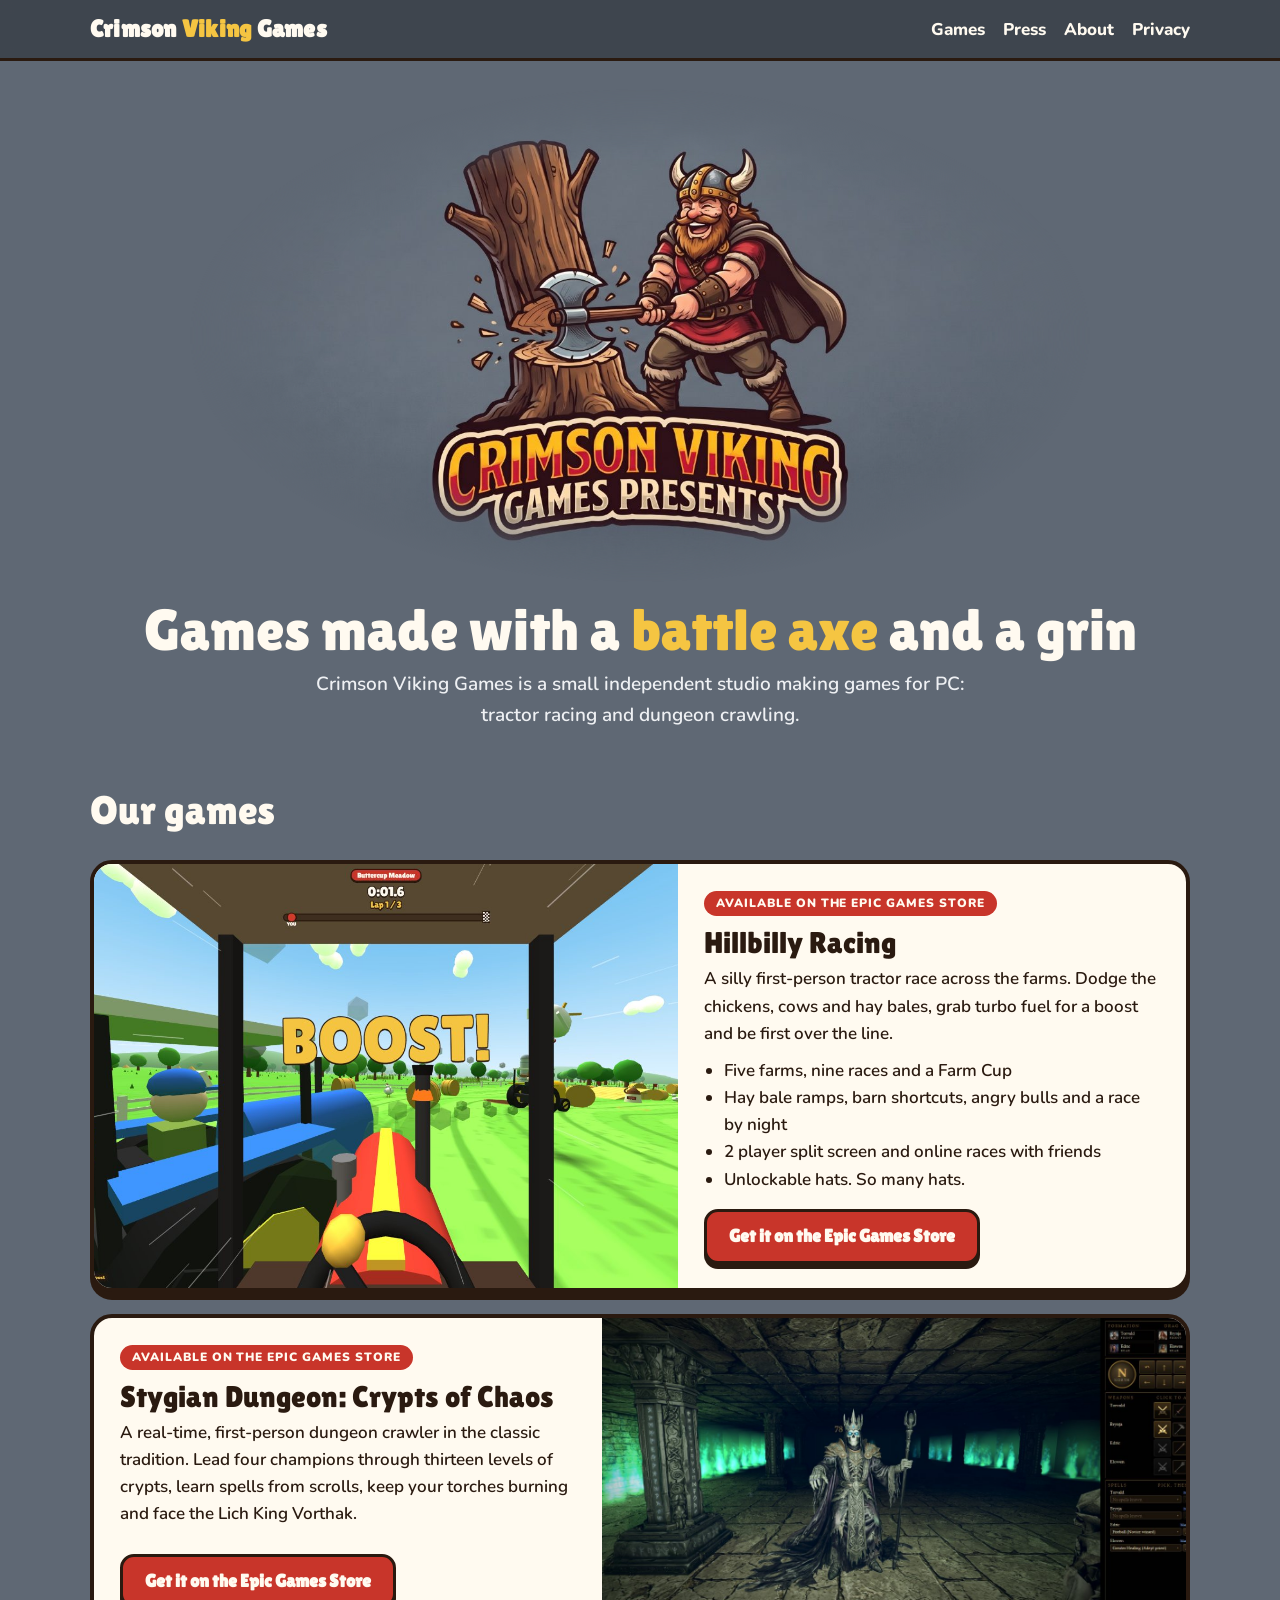
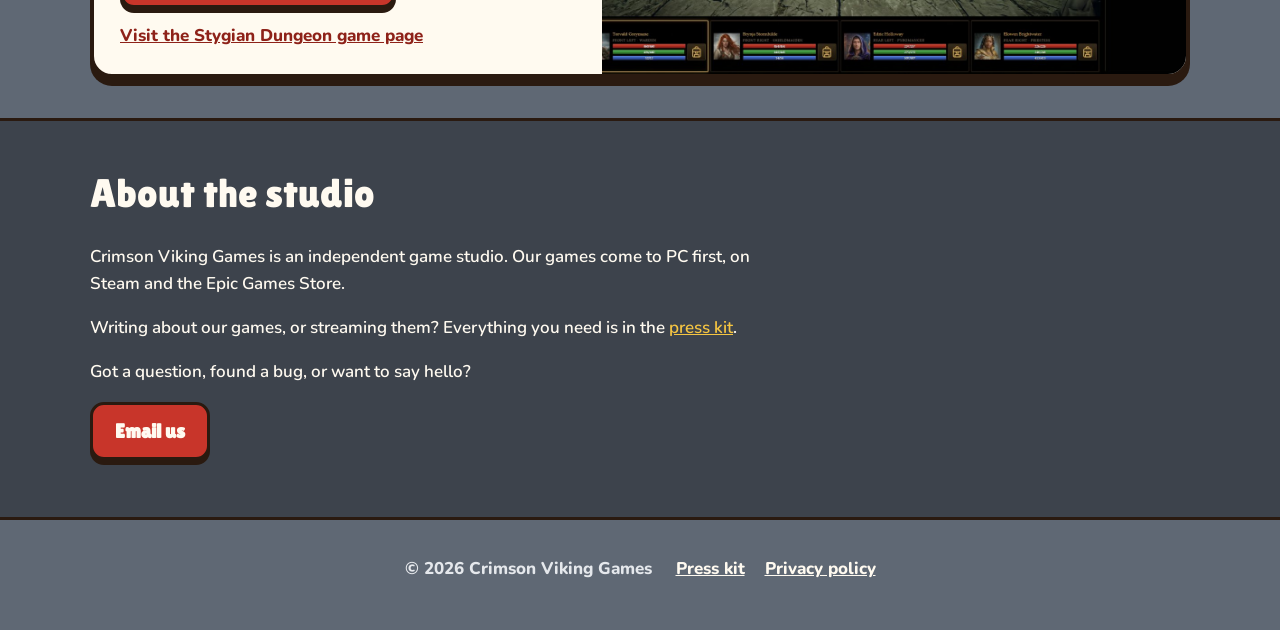
<file: index.html>
<!doctype html>
<html lang="en">
<head>
<meta charset="utf-8">
<meta name="viewport" content="width=device-width, initial-scale=1">
<title>Crimson Viking Games</title>
<meta name="description" content="Crimson Viking Games is an independent studio making silly and spooky games for PC: Hillbilly Racing and Stygian Dungeon.">
<link rel="stylesheet" href="styles.css?v=5">
</head>
<body>

<header class="top"><div class="wrap">
  <a class="brand" href="./">Crimson <span>Viking</span> Games</a>
  <nav class="nav"><a href="#games">Games</a><a href="press.html">Press</a><a href="#about">About</a><a href="privacy.html">Privacy</a></nav>
</div></header>

<main>
  <div class="hero wrap">
    <img src="img/studio-viking.jpg" alt="The Crimson Viking Games mascot, a laughing Viking, splitting a log with a giant axe" width="1400" height="767">
    <h1>Games made with a <b>battle axe</b> and a grin</h1>
    <p>Crimson Viking Games is a small independent studio making games for PC: tractor racing and dungeon crawling.</p>
  </div>

  <section id="games"><div class="wrap">
    <h2>Our games</h2>
    <div class="games">

      <article class="game">
        <div class="shot"><img src="img/hillbilly-racing.jpg" alt="Hillbilly Racing: boosting past rival tractors on Buttercup Meadow" loading="lazy" width="1400" height="788"></div>
        <div class="txt">
          <span class="tag">Available on the Epic Games Store</span>
          <h3>Hillbilly Racing</h3>
          <p>A silly first-person tractor race across the farms. Dodge the chickens, cows and hay bales, grab turbo fuel for a boost and be first over the line.</p>
          <ul>
            <li>Five farms, nine races and a Farm Cup</li>
            <li>Hay bale ramps, barn shortcuts, angry bulls and a race by night</li>
            <li>2 player split screen and online races with friends</li>
            <li>Unlockable hats. So many hats.</li>
          </ul>
          <a class="btn" href="https://store.epicgames.com/p/hillbilly-racing-de6812" target="_blank" rel="noopener">Get it on the Epic Games Store</a>
        </div>
      </article>

      <article class="game">
        <div class="shot"><img src="img/stygian-dungeon.jpg" alt="Stygian Dungeon: Vorthak the Lich King on his throne" loading="lazy" width="1400" height="788"></div>
        <div class="txt">
          <span class="tag">Available on the Epic Games Store</span>
          <h3>Stygian Dungeon: Crypts of Chaos</h3>
          <p>A real-time, first-person dungeon crawler in the classic tradition. Lead four champions through thirteen levels of crypts, learn spells from scrolls, keep your torches burning and face the Lich King Vorthak.</p>
          <a class="btn" href="https://store.epicgames.com/p/stygian-dungeon-crypts-of-chaos-37ef68" target="_blank" rel="noopener">Get it on the Epic Games Store</a>
          <p class="more"><a href="stygian-dungeon/">Visit the Stygian Dungeon game page</a></p>
        </div>
      </article>

    </div>
  </div></section>

  <section id="about" class="about"><div class="wrap">
    <h2>About the studio</h2>
    <p>Crimson Viking Games is an independent game studio. Our games come to PC first, on Steam and the Epic Games Store.</p>
    <p>Writing about our games, or streaming them? Everything you need is in the <a href="press.html">press kit</a>.</p>
    <p>Got a question, found a bug, or want to say hello?</p>
    <p><a class="btn" href="mailto:crimsonvikinggames@gmail.com">Email us</a></p>
  </div></section>
</main>

<footer><div class="wrap foot">
  <span>© 2026 Crimson Viking Games</span>
  <nav aria-label="More pages"><a href="press.html">Press kit</a><a href="privacy.html">Privacy policy</a></nav>
</div></footer>

</body>
</html>
</file>
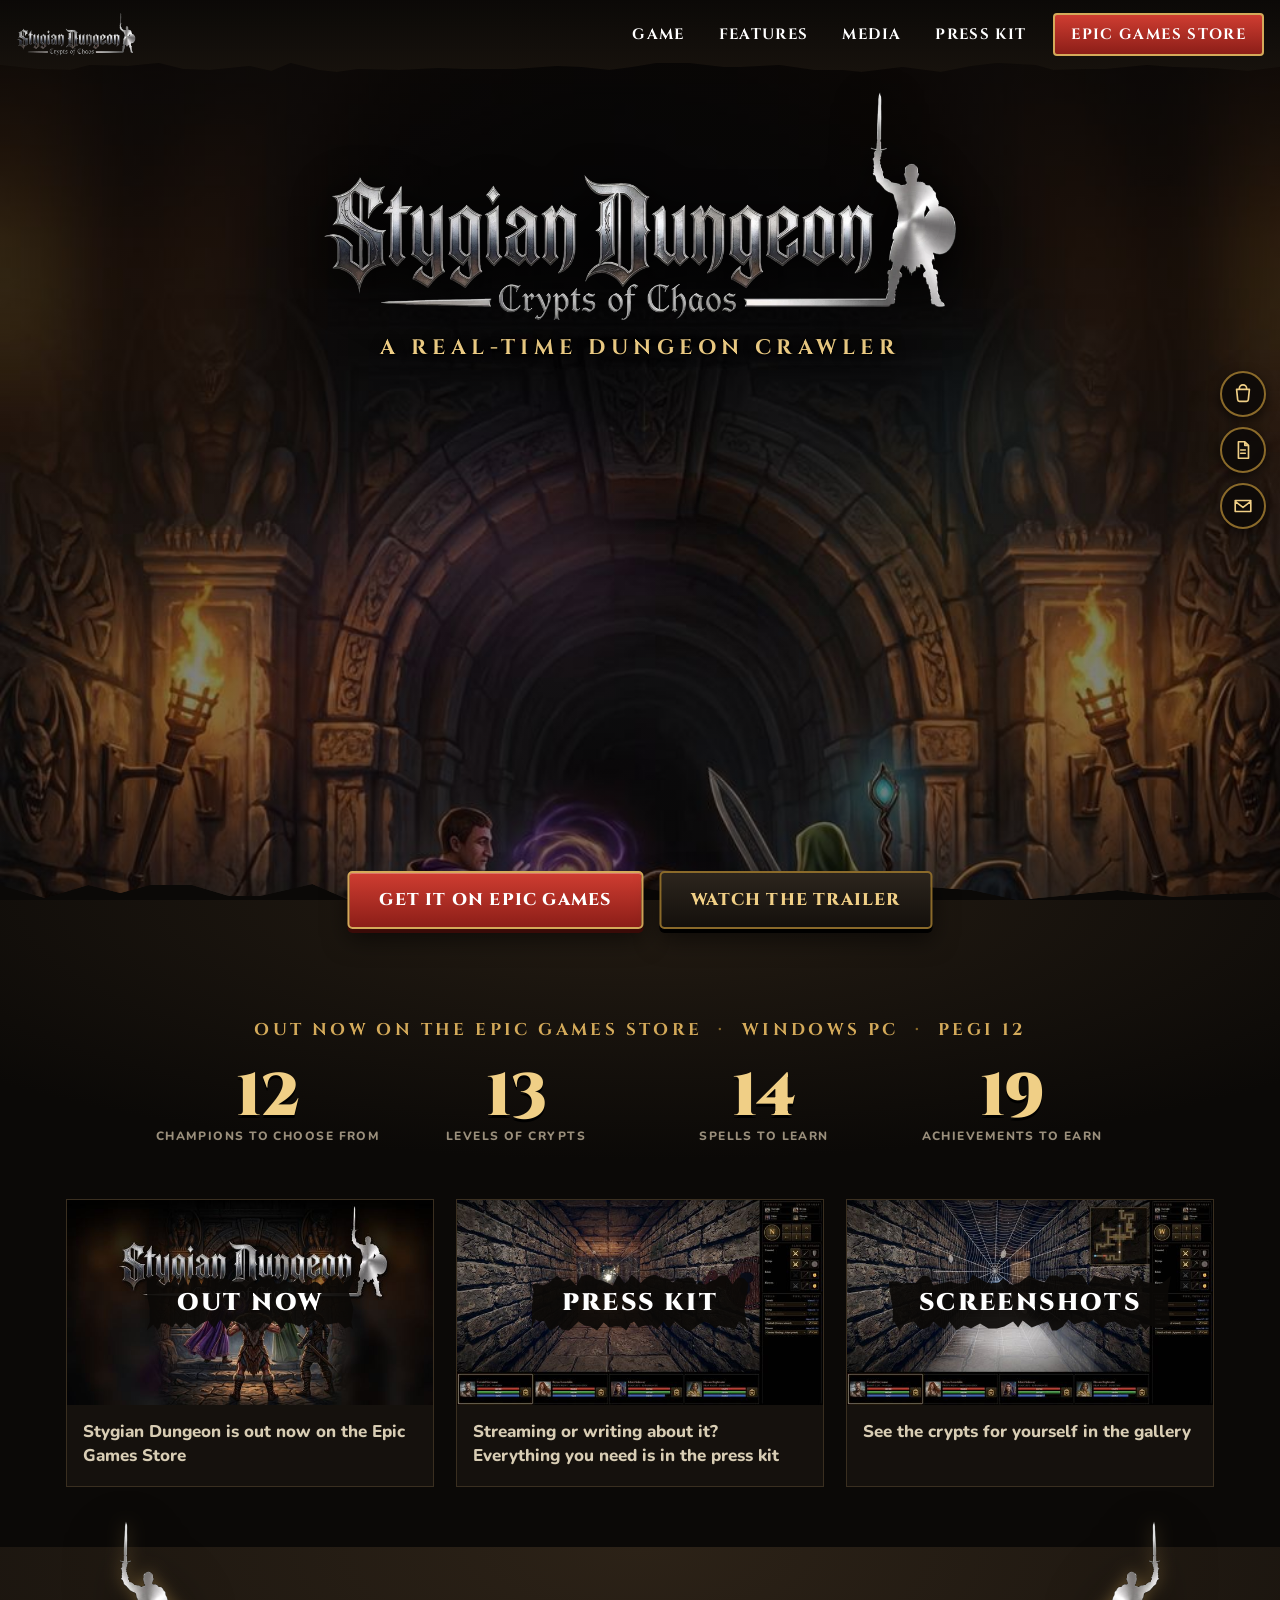
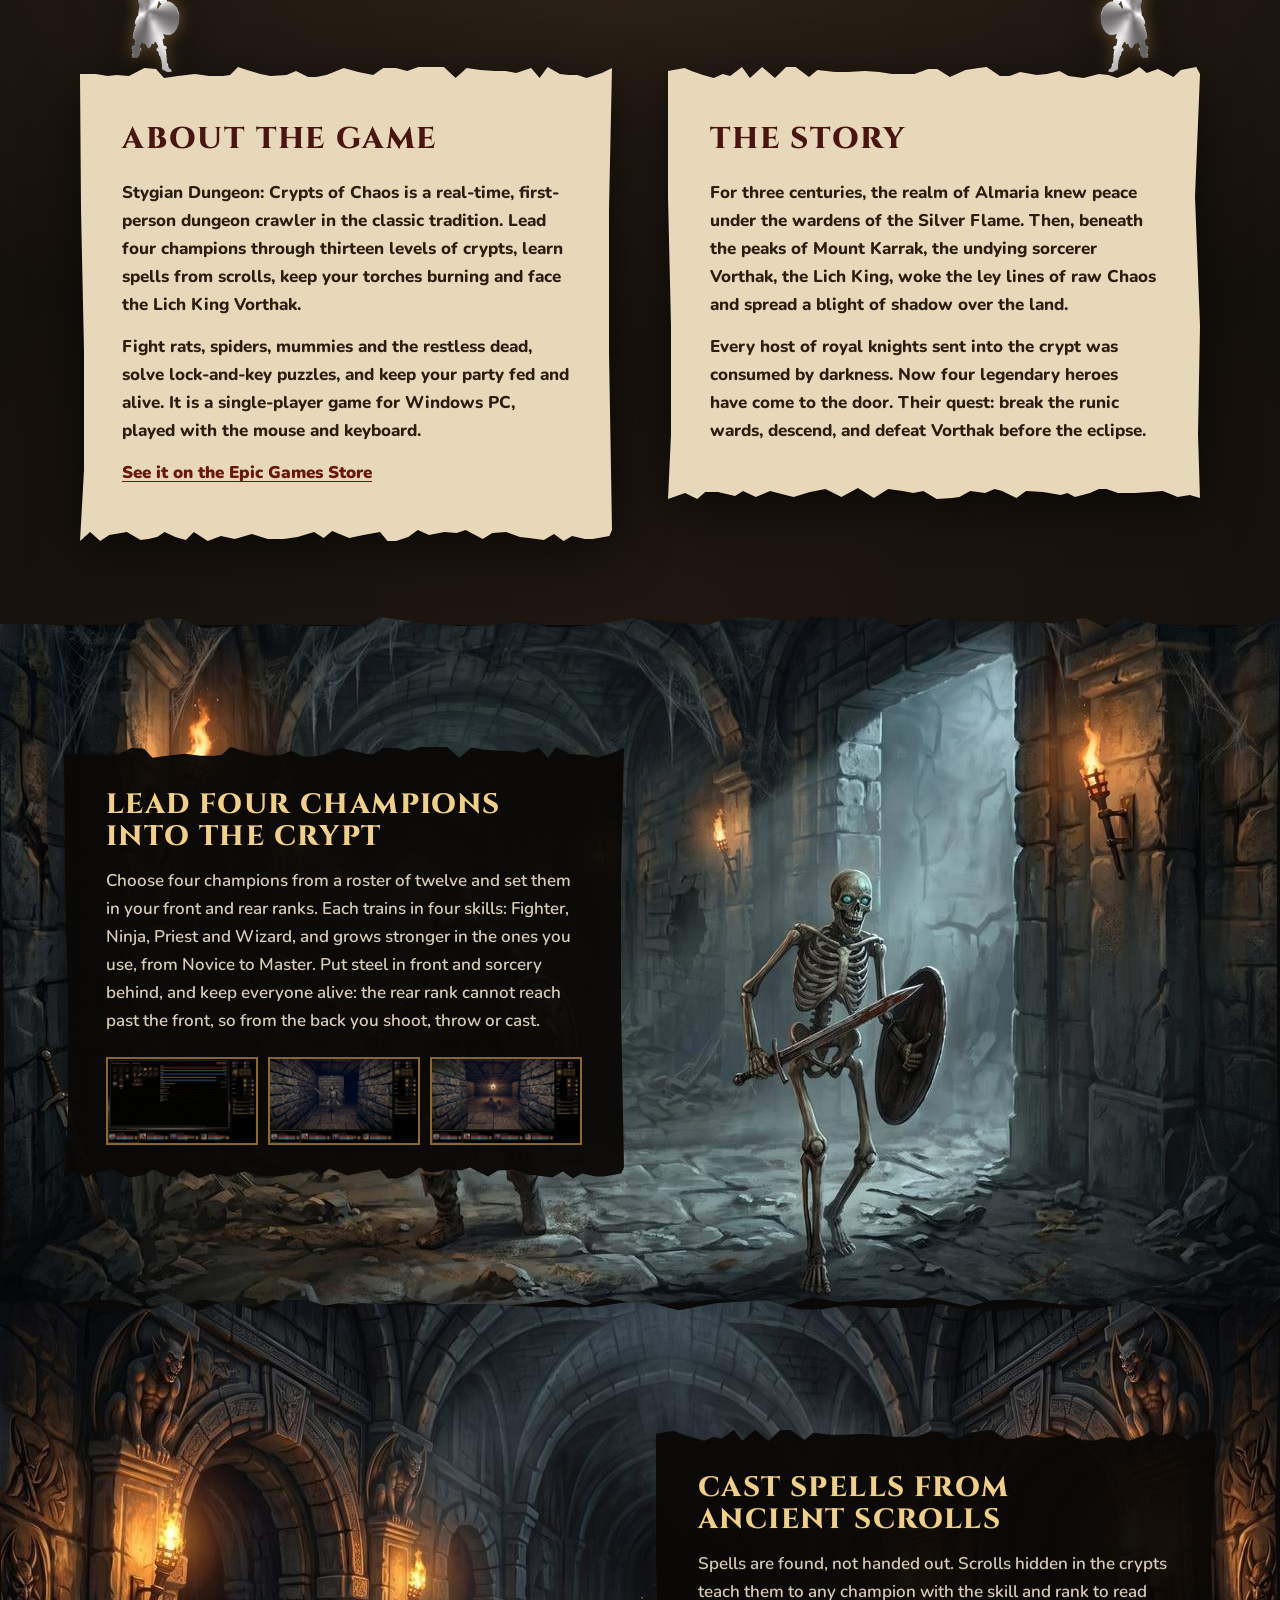
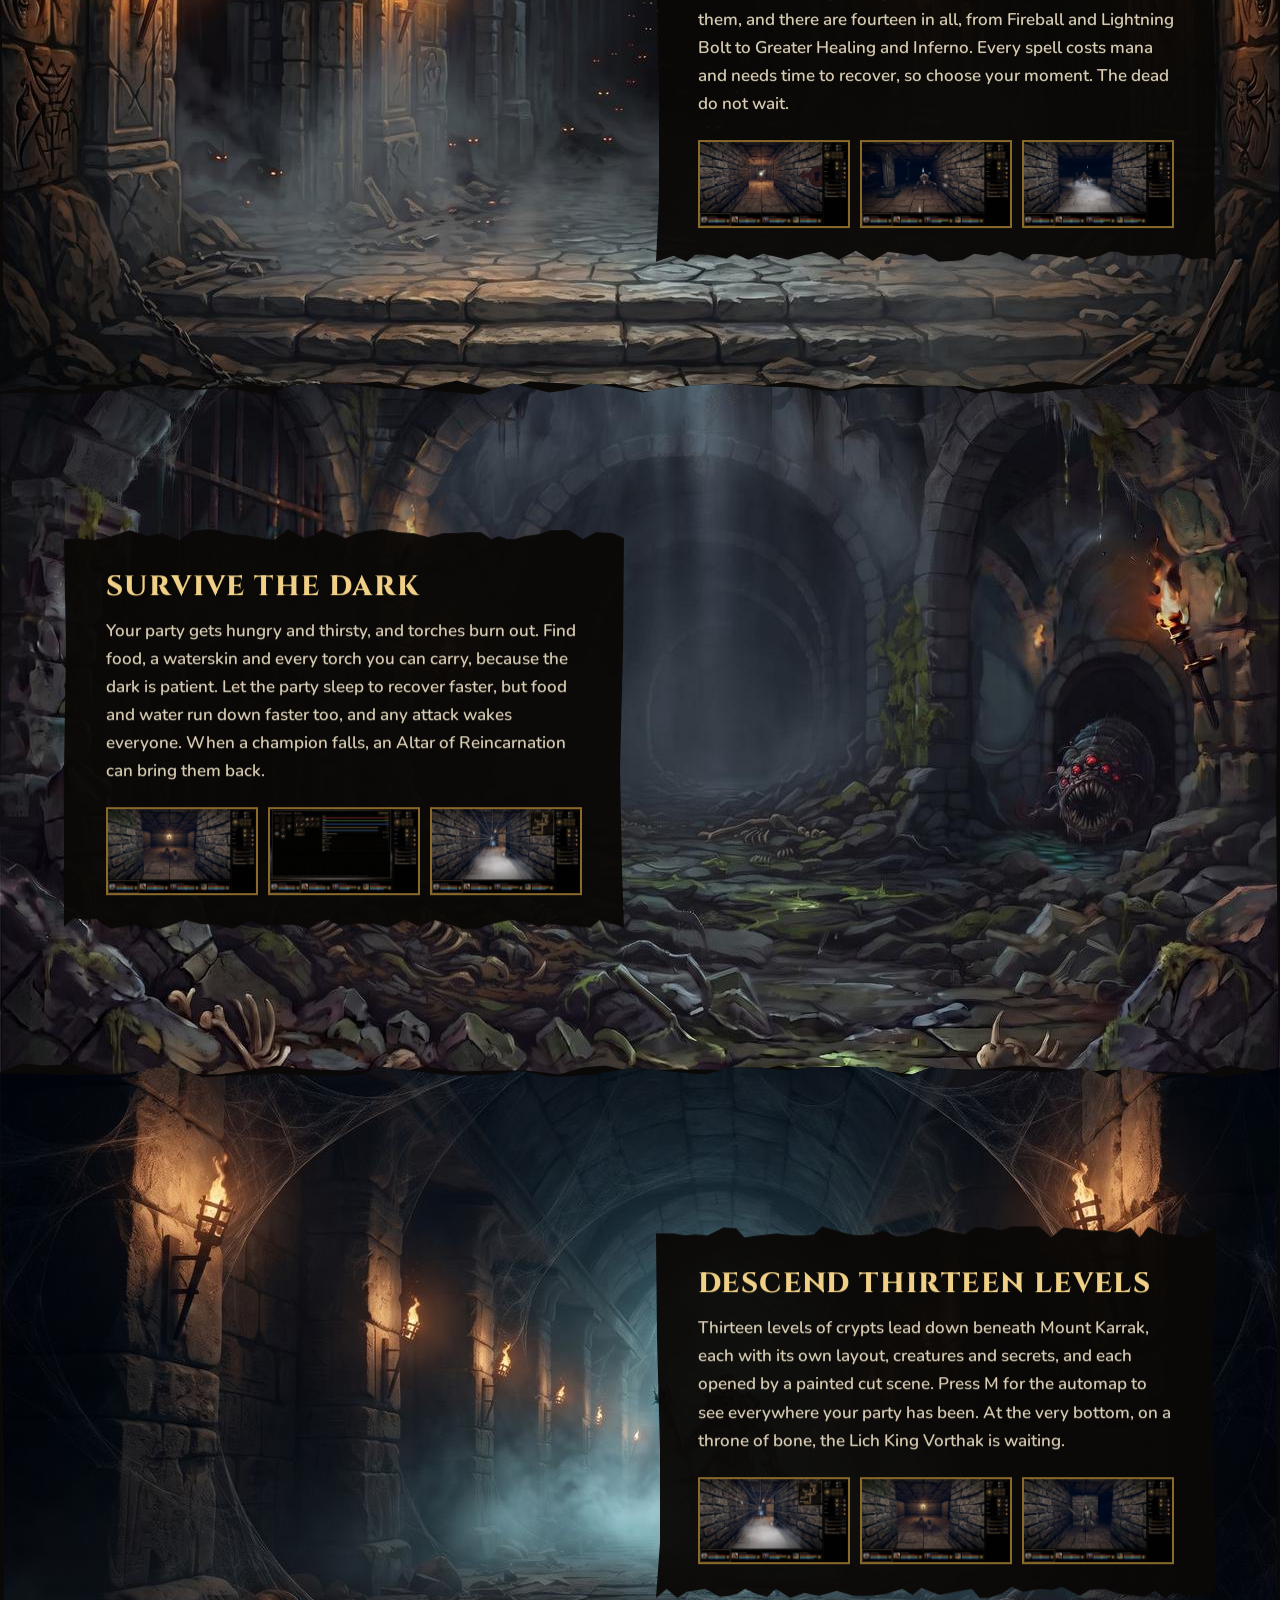
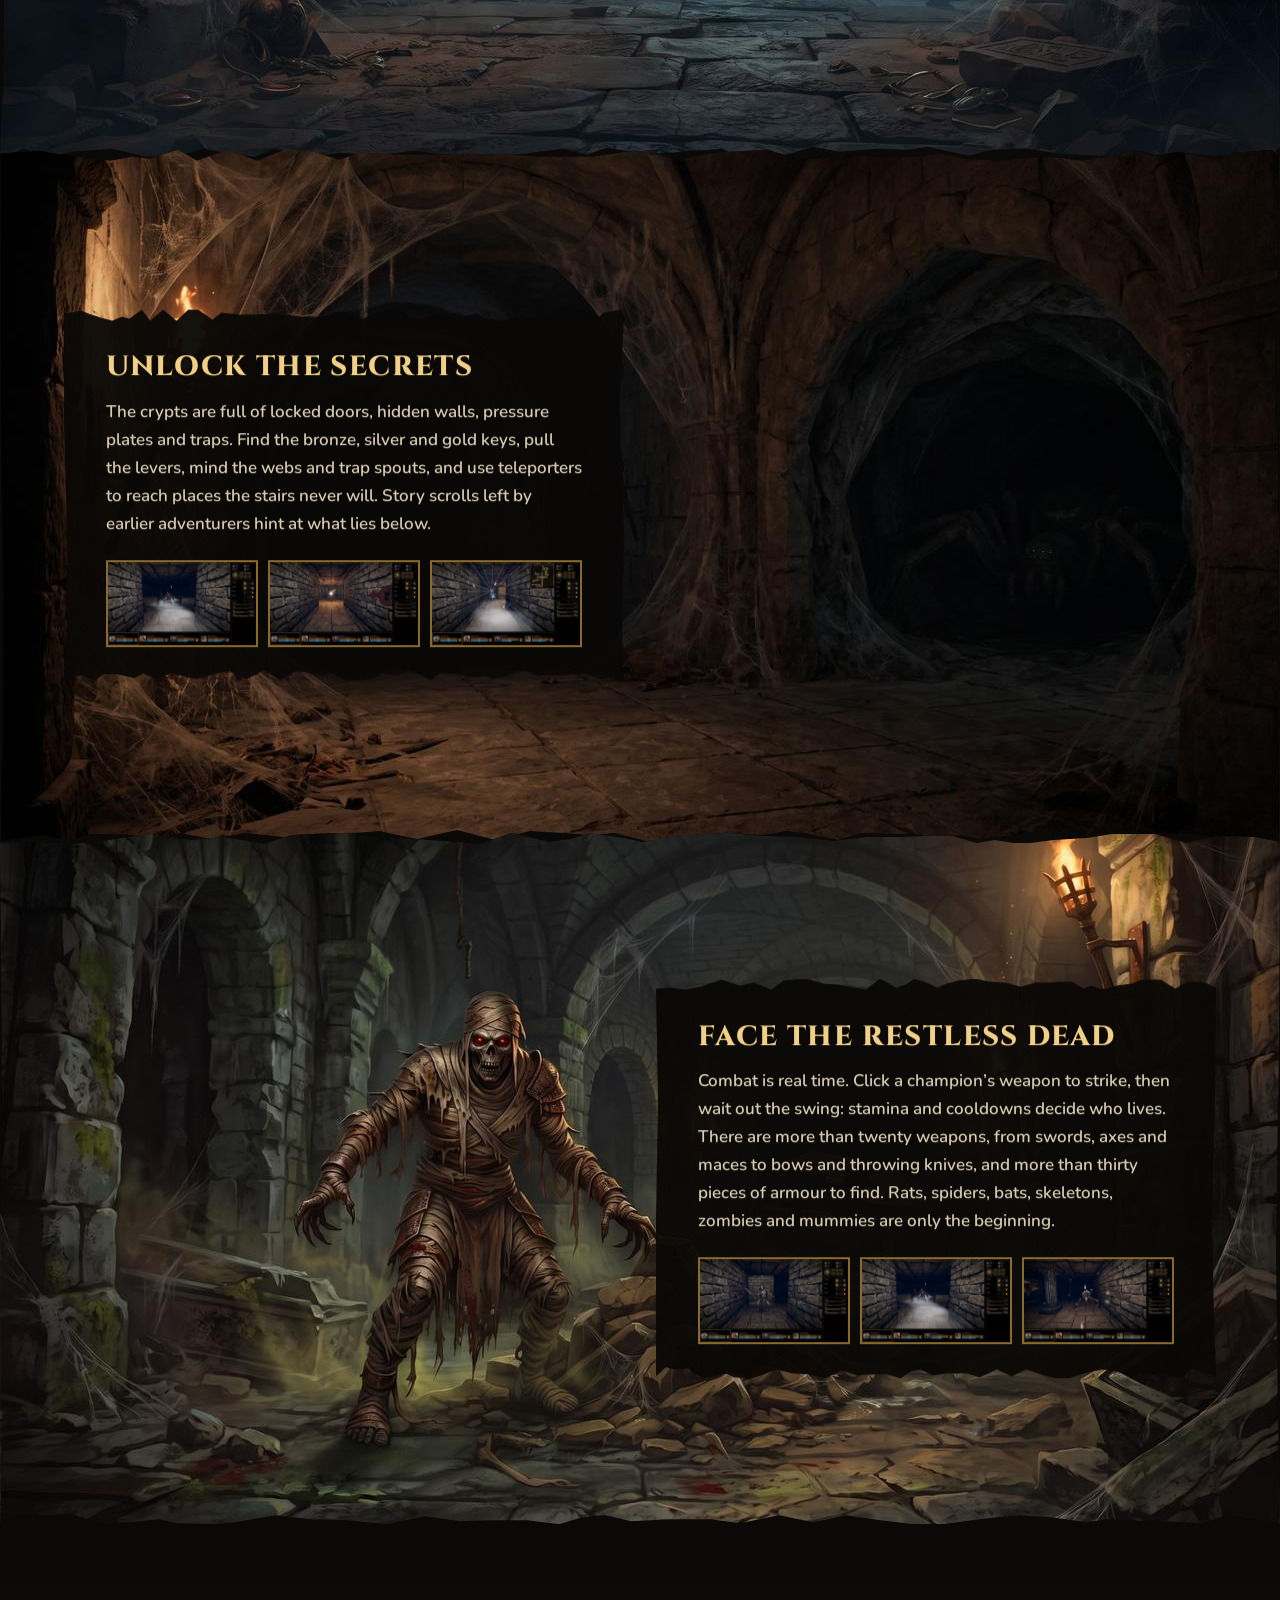
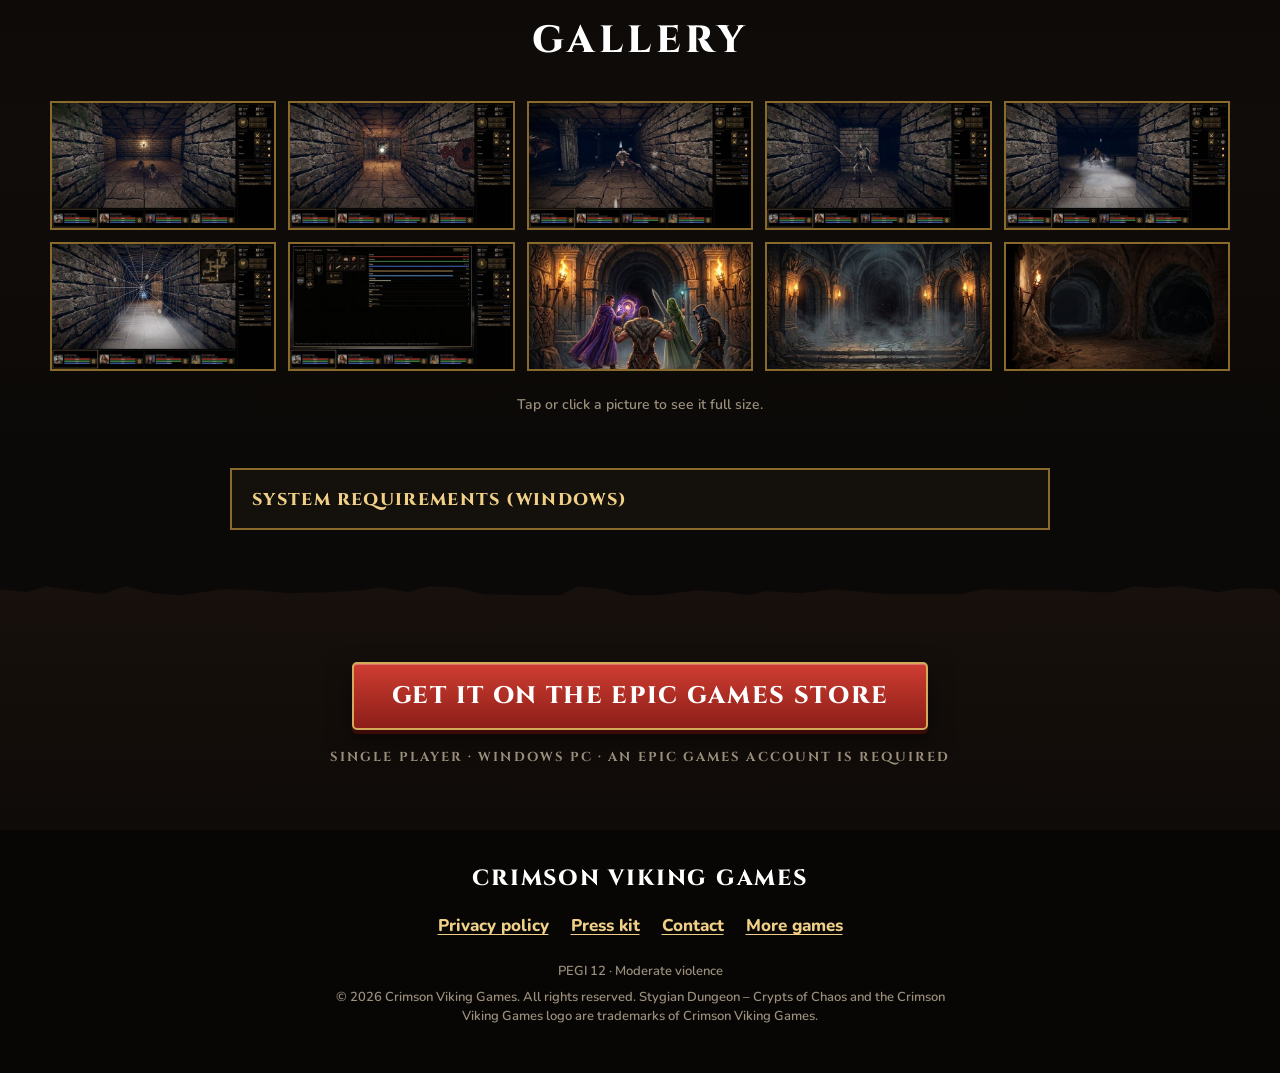
<file: stygian-dungeon/index.html>
<!doctype html>
<html lang="en">
<head>
<meta charset="utf-8">
<meta name="viewport" content="width=device-width, initial-scale=1">
<title>Stygian Dungeon: Crypts of Chaos | Real-Time Dungeon Crawler on the Epic Games Store</title>
<meta name="description" content="Lead four champions into a real-time, first-person dungeon crawler. Wield steel and sorcery, learn spells from ancient scrolls and defeat the Lich King before the eclipse. Out now on the Epic Games Store.">
<meta name="theme-color" content="#0b0907">
<link rel="canonical" href="https://crimsonvikinggames.com/stygian-dungeon/">
<meta property="og:type" content="website">
<meta property="og:title" content="Stygian Dungeon: Crypts of Chaos">
<meta property="og:description" content="Lead four champions into a real-time, first-person dungeon crawler. Wield steel and sorcery, learn spells from ancient scrolls and defeat the Lich King before the eclipse. Out now on the Epic Games Store.">
<meta property="og:image" content="https://crimsonvikinggames.com/press/stygian-dungeon/thumbs/stygian-dungeon-key-art-hero.jpg">
<meta property="og:url" content="https://crimsonvikinggames.com/stygian-dungeon/">
<meta name="twitter:card" content="summary_large_image">
<link rel="preload" href="fonts/cinzel-latin-variable.woff2" as="font" type="font/woff2" crossorigin>
<link rel="preload" as="image" href="img/hero-sq-1920.jpg" media="(min-width: 1101px)">
<link rel="preload" as="image" href="img/hero-sq-1000.jpg" media="(min-width: 701px) and (max-width: 1100px)">
<link rel="preload" as="image" href="img/hero-tall.jpg" media="(max-width: 700px)">
<link rel="stylesheet" href="sd.css?v=2">
<noscript><style>.nav__toggle{display:none!important}.nav__menu{display:flex!important;position:static!important;flex-wrap:wrap}.nav__in{flex-wrap:wrap}.sticky-cta{display:none}</style></noscript>
<script type="application/ld+json">{"@context":"https://schema.org","@type":"VideoGame","name":"Stygian Dungeon: Crypts of Chaos","description":"Lead four champions into a real-time, first-person dungeon crawler. Wield steel and sorcery, learn spells from ancient scrolls and defeat the Lich King before the eclipse. Out now on the Epic Games Store.","genre":["Dungeon crawler","Fantasy","RPG"],"gamePlatform":"Windows PC","operatingSystem":"Windows 10, Windows 11","applicationCategory":"Game","datePublished":"2026-11-08","contentRating":"PEGI 12","numberOfPlayers":{"@type":"QuantitativeValue","value":1},"url":"https://crimsonvikinggames.com/stygian-dungeon/","image":"https://crimsonvikinggames.com/press/stygian-dungeon/thumbs/stygian-dungeon-key-art-hero.jpg","author":{"@type":"Organization","name":"Crimson Viking Games","url":"https://crimsonvikinggames.com"},"publisher":{"@type":"Organization","name":"Crimson Viking Games","url":"https://crimsonvikinggames.com"},"offers":{"@type":"Offer","url":"https://store.epicgames.com/p/stygian-dungeon-crypts-of-chaos-37ef68"}}</script>
</head>
<body>
<a class="skip" href="#game">Skip to the game</a>

<nav class="nav" aria-label="Main">
  <div class="nav__in">
    <a class="nav__logo" href="#top" aria-label="Stygian Dungeon: Crypts of Chaos, back to the top"><img src="img/logo-small.webp" width="420" height="154" alt="Stygian Dungeon: Crypts of Chaos"></a>
    <button class="nav__toggle" type="button" aria-expanded="false" aria-controls="menu"><span class="sr">Menu</span><i></i><i></i><i></i></button>
    <div class="nav__menu" id="menu">
      <a href="#game">Game</a>
      <a href="#features">Features</a>
      <a href="#gallery">Media</a>
      <a href="../press.html#stygian-dungeon">Press kit</a>
      <a class="nav__buy" href="https://store.epicgames.com/p/stygian-dungeon-crypts-of-chaos-37ef68" target="_blank" rel="noopener">Epic Games Store</a>
    </div>
  </div>
</nav>

<header class="hero" id="top">
  <div class="hero__bg rag-bot-big">
    <picture>
      <source media="(max-width: 700px)" srcset="img/hero-tall.jpg">
      <source media="(max-width: 1100px)" srcset="img/hero-sq-1000.jpg">
      <img src="img/hero-sq-1920.jpg" width="1920" height="1920" alt="Four champions stand before the torch-lit door of a crypt" fetchpriority="high">
    </picture>
  </div>
  <div class="hero__in">
    <h1><img src="img/logo.webp" width="1100" height="405" alt="Stygian Dungeon: Crypts of Chaos"></h1>
    <p class="hero__tag">A real-time dungeon crawler</p>
  </div>
  <div class="hero__cta">
    <a class="btn btn--primary" href="https://store.epicgames.com/p/stygian-dungeon-crypts-of-chaos-37ef68" target="_blank" rel="noopener"><span>Get it on Epic Games</span></a>
    <a class="btn btn--dark" href="https://www.youtube.com/watch?v=fw-bKHFJXS0" target="_blank" rel="noopener"><span>Watch the trailer</span></a>
  </div>
</header>

<section class="strip" aria-label="At a glance">
  <p class="strip__out">Out now on the Epic Games Store <span>&middot;</span> Windows PC <span>&middot;</span> PEGI 12</p>
  <ul class="stats">
    <li><b>12</b><span>champions to choose from</span></li>
    <li><b>13</b><span>levels of crypts</span></li>
    <li><b>14</b><span>spells to learn</span></li>
    <li><b>19</b><span>achievements to earn</span></li>
  </ul>
</section>

<section class="cards" aria-label="Start here">
  <a class="card" href="https://store.epicgames.com/p/stygian-dungeon-crypts-of-chaos-37ef68" target="_blank" rel="noopener">
    <span class="card__img"><img src="../press/stygian-dungeon/thumbs/stygian-dungeon-key-art.jpg" width="640" height="360" loading="lazy" alt=""><em class="rag-b">Out now</em></span>
    <span class="card__t">Stygian Dungeon is out now on the Epic Games Store</span>
  </a>
  <a class="card" href="../press.html#stygian-dungeon">
    <span class="card__img"><img src="../press/stygian-dungeon/thumbs/stygian-dungeon-fireball.jpg" width="640" height="360" loading="lazy" alt=""><em class="rag-c">Press kit</em></span>
    <span class="card__t">Streaming or writing about it? Everything you need is in the press kit</span>
  </a>
  <a class="card" href="#gallery">
    <span class="card__img"><img src="../press/stygian-dungeon/thumbs/stygian-dungeon-automap.jpg" width="640" height="360" loading="lazy" alt=""><em class="rag-a">Screenshots</em></span>
    <span class="card__t">See the crypts for yourself in the gallery</span>
  </a>
</section>

<section class="about" id="game" aria-label="About the game">
  <div class="about__in">
    <div class="pw"><img class="sil" src="img/warrior.webp" width="200" height="475" alt="" loading="lazy">
    <article class="paper rag-a">
      <h2>About the game</h2>
      <p>Stygian Dungeon: Crypts of Chaos is a real-time, first-person dungeon crawler in the classic tradition. Lead four champions through thirteen levels of crypts, learn spells from scrolls, keep your torches burning and face the Lich King Vorthak.</p>
      <p>Fight rats, spiders, mummies and the restless dead, solve lock-and-key puzzles, and keep your party fed and alive. It is a single-player game for Windows PC, played with the mouse and keyboard.</p>
      <p><a class="more" href="https://store.epicgames.com/p/stygian-dungeon-crypts-of-chaos-37ef68" target="_blank" rel="noopener">See it on the Epic Games Store</a></p>
    </article></div>
    <div class="pw"><img class="sil sil--r" src="img/warrior.webp" width="200" height="475" alt="" loading="lazy">
    <article class="paper rag-b">
      <h2>The story</h2>
      <p>For three centuries, the realm of Almaria knew peace under the wardens of the Silver Flame. Then, beneath the peaks of Mount Karrak, the undying sorcerer Vorthak, the Lich King, woke the ley lines of raw Chaos and spread a blight of shadow over the land.</p>
      <p>Every host of royal knights sent into the crypt was consumed by darkness. Now four legendary heroes have come to the door. Their quest: break the runic wards, descend, and defeat Vorthak before the eclipse.</p>
    </article></div>
  </div>
</section>

<div id="features">
  <section class="feature feature--left" id="champions" aria-labelledby="champions-h">
    <div class="feature__art">
      <img src="img/bg-dead-skeletons-1280.jpg" srcset="img/bg-dead-skeletons-640.jpg 640w, img/bg-dead-skeletons-1280.jpg 1280w, img/bg-dead-skeletons-2000.jpg 2000w" sizes="100vw" width="1280" height="714" alt="" loading="lazy" style="object-position:60% 50%">
    </div>
    <div class="fpanel rag-a">
      <h2 id="champions-h">Lead four champions into the crypt</h2>
      <p>Choose four champions from a roster of twelve and set them in your front and rear ranks. Each trains in four skills: Fighter, Ninja, Priest and Wizard, and grows stronger in the ones you use, from Novice to Master. Put steel in front and sorcery behind, and keep everyone alive: the rear rank cannot reach past the front, so from the back you shoot, throw or cast.</p>
      <div class="thumbs"><a class="lb thumb" href="../press/stygian-dungeon/stygian-dungeon-pack.jpg" data-alt="A champion’s pack, equipment and skills screen" target="_blank" rel="noopener"><img src="../press/stygian-dungeon/thumbs/stygian-dungeon-pack.jpg" width="640" height="360" loading="lazy" alt="A champion’s pack, equipment and skills screen"></a><a class="lb thumb" href="../press/stygian-dungeon/stygian-dungeon-skeleton.jpg" data-alt="A risen skeleton guards a doorway with sword and shield" target="_blank" rel="noopener"><img src="../press/stygian-dungeon/thumbs/stygian-dungeon-skeleton.jpg" width="640" height="360" loading="lazy" alt="A risen skeleton guards a doorway with sword and shield"></a><a class="lb thumb" href="../press/stygian-dungeon/stygian-dungeon-rats.jpg" data-alt="Giant rats scurry across a torch-lit crypt floor" target="_blank" rel="noopener"><img src="../press/stygian-dungeon/thumbs/stygian-dungeon-rats.jpg" width="640" height="360" loading="lazy" alt="Giant rats scurry across a torch-lit crypt floor"></a></div>
    </div>
  </section>
  <section class="feature feature--right" id="spells" aria-labelledby="spells-h">
    <div class="feature__art">
      <img src="img/bg-spells-hall-1280.jpg" srcset="img/bg-spells-hall-640.jpg 640w, img/bg-spells-hall-1280.jpg 1280w, img/bg-spells-hall-2000.jpg 2000w" sizes="100vw" width="1280" height="714" alt="" loading="lazy" style="object-position:40% 50%">
    </div>
    <div class="fpanel rag-b">
      <h2 id="spells-h">Cast spells from ancient scrolls</h2>
      <p>Spells are found, not handed out. Scrolls hidden in the crypts teach them to any champion with the skill and rank to read them, and there are fourteen in all, from Fireball and Lightning Bolt to Greater Healing and Inferno. Every spell costs mana and needs time to recover, so choose your moment. The dead do not wait.</p>
      <div class="thumbs"><a class="lb thumb" href="../press/stygian-dungeon/stygian-dungeon-fireball.jpg" data-alt="A fireball flies down a web-hung corridor towards a spider" target="_blank" rel="noopener"><img src="../press/stygian-dungeon/thumbs/stygian-dungeon-fireball.jpg" width="640" height="360" loading="lazy" alt="A fireball flies down a web-hung corridor towards a spider"></a><a class="lb thumb" href="../press/stygian-dungeon/stygian-dungeon-inferno.jpg" data-alt="An inferno spell meets a bone bat in the dark" target="_blank" rel="noopener"><img src="../press/stygian-dungeon/thumbs/stygian-dungeon-inferno.jpg" width="640" height="360" loading="lazy" alt="An inferno spell meets a bone bat in the dark"></a><a class="lb thumb" href="../press/stygian-dungeon/stygian-dungeon-mummy.jpg" data-alt="A tomb mummy rises through mist in a burial chamber" target="_blank" rel="noopener"><img src="../press/stygian-dungeon/thumbs/stygian-dungeon-mummy.jpg" width="640" height="360" loading="lazy" alt="A tomb mummy rises through mist in a burial chamber"></a></div>
    </div>
  </section>
  <section class="feature feature--left" id="survive" aria-labelledby="survive-h">
    <div class="feature__art">
      <img src="img/bg-survive-dark-1280.jpg" srcset="img/bg-survive-dark-640.jpg 640w, img/bg-survive-dark-1280.jpg 1280w, img/bg-survive-dark-2000.jpg 2000w" sizes="100vw" width="1280" height="714" alt="" loading="lazy" style="object-position:70% 50%">
    </div>
    <div class="fpanel rag-c">
      <h2 id="survive-h">Survive the dark</h2>
      <p>Your party gets hungry and thirsty, and torches burn out. Find food, a waterskin and every torch you can carry, because the dark is patient. Let the party sleep to recover faster, but food and water run down faster too, and any attack wakes everyone. When a champion falls, an Altar of Reincarnation can bring them back.</p>
      <div class="thumbs"><a class="lb thumb" href="../press/stygian-dungeon/stygian-dungeon-rats.jpg" data-alt="Giant rats scurry across a torch-lit crypt floor" target="_blank" rel="noopener"><img src="../press/stygian-dungeon/thumbs/stygian-dungeon-rats.jpg" width="640" height="360" loading="lazy" alt="Giant rats scurry across a torch-lit crypt floor"></a><a class="lb thumb" href="../press/stygian-dungeon/stygian-dungeon-pack.jpg" data-alt="A champion’s pack, equipment and skills screen" target="_blank" rel="noopener"><img src="../press/stygian-dungeon/thumbs/stygian-dungeon-pack.jpg" width="640" height="360" loading="lazy" alt="A champion’s pack, equipment and skills screen"></a><a class="lb thumb" href="../press/stygian-dungeon/stygian-dungeon-automap.jpg" data-alt="The automap card fills in as the party explores" target="_blank" rel="noopener"><img src="../press/stygian-dungeon/thumbs/stygian-dungeon-automap.jpg" width="640" height="360" loading="lazy" alt="The automap card fills in as the party explores"></a></div>
    </div>
  </section>
  <section class="feature feature--right" id="descend" aria-labelledby="descend-h">
    <div class="feature__art">
      <img src="img/bg-descend-corridor-1280.jpg" srcset="img/bg-descend-corridor-640.jpg 640w, img/bg-descend-corridor-1280.jpg 1280w, img/bg-descend-corridor-2000.jpg 2000w" sizes="100vw" width="1280" height="714" alt="" loading="lazy" style="object-position:50% 50%">
    </div>
    <div class="fpanel rag-a">
      <h2 id="descend-h">Descend thirteen levels</h2>
      <p>Thirteen levels of crypts lead down beneath Mount Karrak, each with its own layout, creatures and secrets, and each opened by a painted cut scene. Press M for the automap to see everywhere your party has been. At the very bottom, on a throne of bone, the Lich King Vorthak is waiting.</p>
      <div class="thumbs"><a class="lb thumb" href="../press/stygian-dungeon/stygian-dungeon-automap.jpg" data-alt="The automap card fills in as the party explores" target="_blank" rel="noopener"><img src="../press/stygian-dungeon/thumbs/stygian-dungeon-automap.jpg" width="640" height="360" loading="lazy" alt="The automap card fills in as the party explores"></a><a class="lb thumb" href="../press/stygian-dungeon/stygian-dungeon-rats.jpg" data-alt="Giant rats scurry across a torch-lit crypt floor" target="_blank" rel="noopener"><img src="../press/stygian-dungeon/thumbs/stygian-dungeon-rats.jpg" width="640" height="360" loading="lazy" alt="Giant rats scurry across a torch-lit crypt floor"></a><a class="lb thumb" href="../press/stygian-dungeon/stygian-dungeon-skeleton.jpg" data-alt="A risen skeleton guards a doorway with sword and shield" target="_blank" rel="noopener"><img src="../press/stygian-dungeon/thumbs/stygian-dungeon-skeleton.jpg" width="640" height="360" loading="lazy" alt="A risen skeleton guards a doorway with sword and shield"></a></div>
    </div>
  </section>
  <section class="feature feature--left" id="secrets" aria-labelledby="secrets-h">
    <div class="feature__art">
      <img src="img/bg-secrets-webs-1280.jpg" srcset="img/bg-secrets-webs-640.jpg 640w, img/bg-secrets-webs-1280.jpg 1280w, img/bg-secrets-webs-2000.jpg 2000w" sizes="100vw" width="1280" height="714" alt="" loading="lazy" style="object-position:65% 50%">
    </div>
    <div class="fpanel rag-b">
      <h2 id="secrets-h">Unlock the secrets</h2>
      <p>The crypts are full of locked doors, hidden walls, pressure plates and traps. Find the bronze, silver and gold keys, pull the levers, mind the webs and trap spouts, and use teleporters to reach places the stairs never will. Story scrolls left by earlier adventurers hint at what lies below.</p>
      <div class="thumbs"><a class="lb thumb" href="../press/stygian-dungeon/stygian-dungeon-mummy.jpg" data-alt="A tomb mummy rises through mist in a burial chamber" target="_blank" rel="noopener"><img src="../press/stygian-dungeon/thumbs/stygian-dungeon-mummy.jpg" width="640" height="360" loading="lazy" alt="A tomb mummy rises through mist in a burial chamber"></a><a class="lb thumb" href="../press/stygian-dungeon/stygian-dungeon-fireball.jpg" data-alt="A fireball flies down a web-hung corridor towards a spider" target="_blank" rel="noopener"><img src="../press/stygian-dungeon/thumbs/stygian-dungeon-fireball.jpg" width="640" height="360" loading="lazy" alt="A fireball flies down a web-hung corridor towards a spider"></a><a class="lb thumb" href="../press/stygian-dungeon/stygian-dungeon-automap.jpg" data-alt="The automap card fills in as the party explores" target="_blank" rel="noopener"><img src="../press/stygian-dungeon/thumbs/stygian-dungeon-automap.jpg" width="640" height="360" loading="lazy" alt="The automap card fills in as the party explores"></a></div>
    </div>
  </section>
  <section class="feature feature--right" id="combat" aria-labelledby="combat-h">
    <div class="feature__art">
      <img src="img/bg-restless-mummy-1280.jpg" srcset="img/bg-restless-mummy-640.jpg 640w, img/bg-restless-mummy-1280.jpg 1280w, img/bg-restless-mummy-2000.jpg 2000w" sizes="100vw" width="1280" height="714" alt="" loading="lazy" style="object-position:35% 50%">
    </div>
    <div class="fpanel rag-c">
      <h2 id="combat-h">Face the restless dead</h2>
      <p>Combat is real time. Click a champion’s weapon to strike, then wait out the swing: stamina and cooldowns decide who lives. There are more than twenty weapons, from swords, axes and maces to bows and throwing knives, and more than thirty pieces of armour to find. Rats, spiders, bats, skeletons, zombies and mummies are only the beginning.</p>
      <div class="thumbs"><a class="lb thumb" href="../press/stygian-dungeon/stygian-dungeon-skeleton.jpg" data-alt="A risen skeleton guards a doorway with sword and shield" target="_blank" rel="noopener"><img src="../press/stygian-dungeon/thumbs/stygian-dungeon-skeleton.jpg" width="640" height="360" loading="lazy" alt="A risen skeleton guards a doorway with sword and shield"></a><a class="lb thumb" href="../press/stygian-dungeon/stygian-dungeon-mummy.jpg" data-alt="A tomb mummy rises through mist in a burial chamber" target="_blank" rel="noopener"><img src="../press/stygian-dungeon/thumbs/stygian-dungeon-mummy.jpg" width="640" height="360" loading="lazy" alt="A tomb mummy rises through mist in a burial chamber"></a><a class="lb thumb" href="../press/stygian-dungeon/stygian-dungeon-inferno.jpg" data-alt="An inferno spell meets a bone bat in the dark" target="_blank" rel="noopener"><img src="../press/stygian-dungeon/thumbs/stygian-dungeon-inferno.jpg" width="640" height="360" loading="lazy" alt="An inferno spell meets a bone bat in the dark"></a></div>
    </div>
  </section>
</div>

<section class="gallery" id="gallery" aria-labelledby="gallery-h">
  <h2 id="gallery-h">Gallery</h2>
  <div class="gal"><a class="lb gal" href="../press/stygian-dungeon/stygian-dungeon-rats.jpg" data-alt="Giant rats scurry across a torch-lit crypt floor" target="_blank" rel="noopener"><img src="../press/stygian-dungeon/thumbs/stygian-dungeon-rats.jpg" width="640" height="360" loading="lazy" alt="Giant rats scurry across a torch-lit crypt floor"></a><a class="lb gal" href="../press/stygian-dungeon/stygian-dungeon-fireball.jpg" data-alt="A fireball flies down a web-hung corridor towards a spider" target="_blank" rel="noopener"><img src="../press/stygian-dungeon/thumbs/stygian-dungeon-fireball.jpg" width="640" height="360" loading="lazy" alt="A fireball flies down a web-hung corridor towards a spider"></a><a class="lb gal" href="../press/stygian-dungeon/stygian-dungeon-inferno.jpg" data-alt="An inferno spell meets a bone bat in the dark" target="_blank" rel="noopener"><img src="../press/stygian-dungeon/thumbs/stygian-dungeon-inferno.jpg" width="640" height="360" loading="lazy" alt="An inferno spell meets a bone bat in the dark"></a><a class="lb gal" href="../press/stygian-dungeon/stygian-dungeon-skeleton.jpg" data-alt="A risen skeleton guards a doorway with sword and shield" target="_blank" rel="noopener"><img src="../press/stygian-dungeon/thumbs/stygian-dungeon-skeleton.jpg" width="640" height="360" loading="lazy" alt="A risen skeleton guards a doorway with sword and shield"></a><a class="lb gal" href="../press/stygian-dungeon/stygian-dungeon-mummy.jpg" data-alt="A tomb mummy rises through mist in a burial chamber" target="_blank" rel="noopener"><img src="../press/stygian-dungeon/thumbs/stygian-dungeon-mummy.jpg" width="640" height="360" loading="lazy" alt="A tomb mummy rises through mist in a burial chamber"></a><a class="lb gal" href="../press/stygian-dungeon/stygian-dungeon-automap.jpg" data-alt="The automap card fills in as the party explores" target="_blank" rel="noopener"><img src="../press/stygian-dungeon/thumbs/stygian-dungeon-automap.jpg" width="640" height="360" loading="lazy" alt="The automap card fills in as the party explores"></a><a class="lb gal" href="../press/stygian-dungeon/stygian-dungeon-pack.jpg" data-alt="A champion’s pack, equipment and skills screen" target="_blank" rel="noopener"><img src="../press/stygian-dungeon/thumbs/stygian-dungeon-pack.jpg" width="640" height="360" loading="lazy" alt="A champion’s pack, equipment and skills screen"></a><a class="lb gal" href="../press/stygian-dungeon/stygian-dungeon-painting-the-party.jpg" data-alt="Painting: the four champions at the door of the crypt" target="_blank" rel="noopener"><img src="../press/stygian-dungeon/thumbs/stygian-dungeon-painting-the-party.jpg" width="640" height="360" loading="lazy" alt="Painting: the four champions at the door of the crypt"></a><a class="lb gal" href="../press/stygian-dungeon/stygian-dungeon-painting-the-carrion-brood.jpg" data-alt="Painting: the Carrion Brood stirs in the dark" target="_blank" rel="noopener"><img src="../press/stygian-dungeon/thumbs/stygian-dungeon-painting-the-carrion-brood.jpg" width="640" height="360" loading="lazy" alt="Painting: the Carrion Brood stirs in the dark"></a><a class="lb gal" href="../press/stygian-dungeon/stygian-dungeon-painting-the-webbed-vaults.jpg" data-alt="Painting: the webbed vaults" target="_blank" rel="noopener"><img src="../press/stygian-dungeon/thumbs/stygian-dungeon-painting-the-webbed-vaults.jpg" width="640" height="360" loading="lazy" alt="Painting: the webbed vaults"></a></div>
  <p class="gal__hint">Tap or click a picture to see it full size.</p>
</section>

<section class="specs" aria-label="System requirements">
  <details>
    <summary>System requirements (Windows)</summary>
    <div class="specs__cols">
      <div><h3>Minimum</h3><dl><div><dt>OS</dt><dd>Windows 10, 64-bit</dd></div><div><dt>Processor</dt><dd>Intel Core i3-6100 / AMD Ryzen 3 1200 (dual-core 2.5 GHz or faster)</dd></div><div><dt>Memory</dt><dd>4 GB RAM</dd></div><div><dt>Graphics</dt><dd>Intel HD Graphics 620 / Radeon Vega 8, with WebGL 2 / DirectX 11 support</dd></div><div><dt>Storage</dt><dd>1 GB available space</dd></div></dl></div>
      <div><h3>Recommended</h3><dl><div><dt>OS</dt><dd>Windows 11, 64-bit</dd></div><div><dt>Processor</dt><dd>Intel Core i5-8400 / AMD Ryzen 5 2600</dd></div><div><dt>Memory</dt><dd>8 GB RAM</dd></div><div><dt>Graphics</dt><dd>NVIDIA GTX 1050 / AMD Radeon RX 560, 2 GB VRAM</dd></div><div><dt>Storage</dt><dd>1 GB available space</dd></div></dl></div>
    </div>
  </details>
</section>

<section class="final rag-top" aria-label="Get the game">
  <a class="btn btn--primary btn--big" href="https://store.epicgames.com/p/stygian-dungeon-crypts-of-chaos-37ef68" target="_blank" rel="noopener"><span>Get it on the Epic Games Store</span></a>
  <p>Single player &middot; Windows PC &middot; An Epic Games account is required</p>
</section>

<footer class="foot">
  <a class="foot__brand" href="../">Crimson Viking Games</a>
  <nav class="foot__links" aria-label="More pages">
    <a href="../privacy.html">Privacy policy</a>
    <a href="../press.html#stygian-dungeon">Press kit</a>
    <a href="mailto:crimsonvikinggames@gmail.com">Contact</a>
    <a href="../">More games</a>
  </nav>
  <p class="foot__small">PEGI 12 &middot; Moderate violence</p>
  <p class="foot__small">&copy; 2026 Crimson Viking Games. All rights reserved. Stygian Dungeon &ndash; Crypts of Chaos and the Crimson Viking Games logo are trademarks of Crimson Viking Games.</p>
</footer>

<aside class="rail" aria-label="Quick links">
  <a href="https://store.epicgames.com/p/stygian-dungeon-crypts-of-chaos-37ef68" target="_blank" rel="noopener" title="Epic Games Store" aria-label="Epic Games Store"><svg viewBox="0 0 24 24" aria-hidden="true"><path d="M5 7h14l-1.2 11.2a2 2 0 0 1-2 1.8H8.2a2 2 0 0 1-2-1.8L5 7Zm3-1a4 4 0 0 1 8 0" fill="none" stroke="currentColor" stroke-width="1.8" stroke-linecap="round" stroke-linejoin="round"/></svg></a>
  <a href="../press.html#stygian-dungeon" title="Press kit" aria-label="Press kit"><svg viewBox="0 0 24 24" aria-hidden="true"><path d="M7 3h7l4 4v14H7V3Zm7 0v4h4M9.5 12h5M9.5 15.5h5" fill="none" stroke="currentColor" stroke-width="1.8" stroke-linecap="round" stroke-linejoin="round"/></svg></a>
  <a href="mailto:crimsonvikinggames@gmail.com" title="Email us" aria-label="Email us"><svg viewBox="0 0 24 24" aria-hidden="true"><path d="M3.5 6h17v12h-17V6Zm0 1 8.5 6.5L20.5 7" fill="none" stroke="currentColor" stroke-width="1.8" stroke-linecap="round" stroke-linejoin="round"/></svg></a>
</aside>

<div class="sticky-cta" aria-hidden="true"><a class="btn btn--primary" href="https://store.epicgames.com/p/stygian-dungeon-crypts-of-chaos-37ef68" target="_blank" rel="noopener" tabindex="-1"><span>Get it on Epic Games</span></a></div>

<div class="lightbox" hidden role="dialog" aria-modal="true" aria-label="Picture viewer">
  <button class="lightbox__close" type="button" aria-label="Close">&times;</button>
  <button class="lightbox__nav lightbox__prev" type="button" aria-label="Previous picture">&lsaquo;</button>
  <figure><img alt=""><figcaption></figcaption></figure>
  <button class="lightbox__nav lightbox__next" type="button" aria-label="Next picture">&rsaquo;</button>
</div>

<script src="sd.js?v=2"></script>
</body>
</html>
</file>
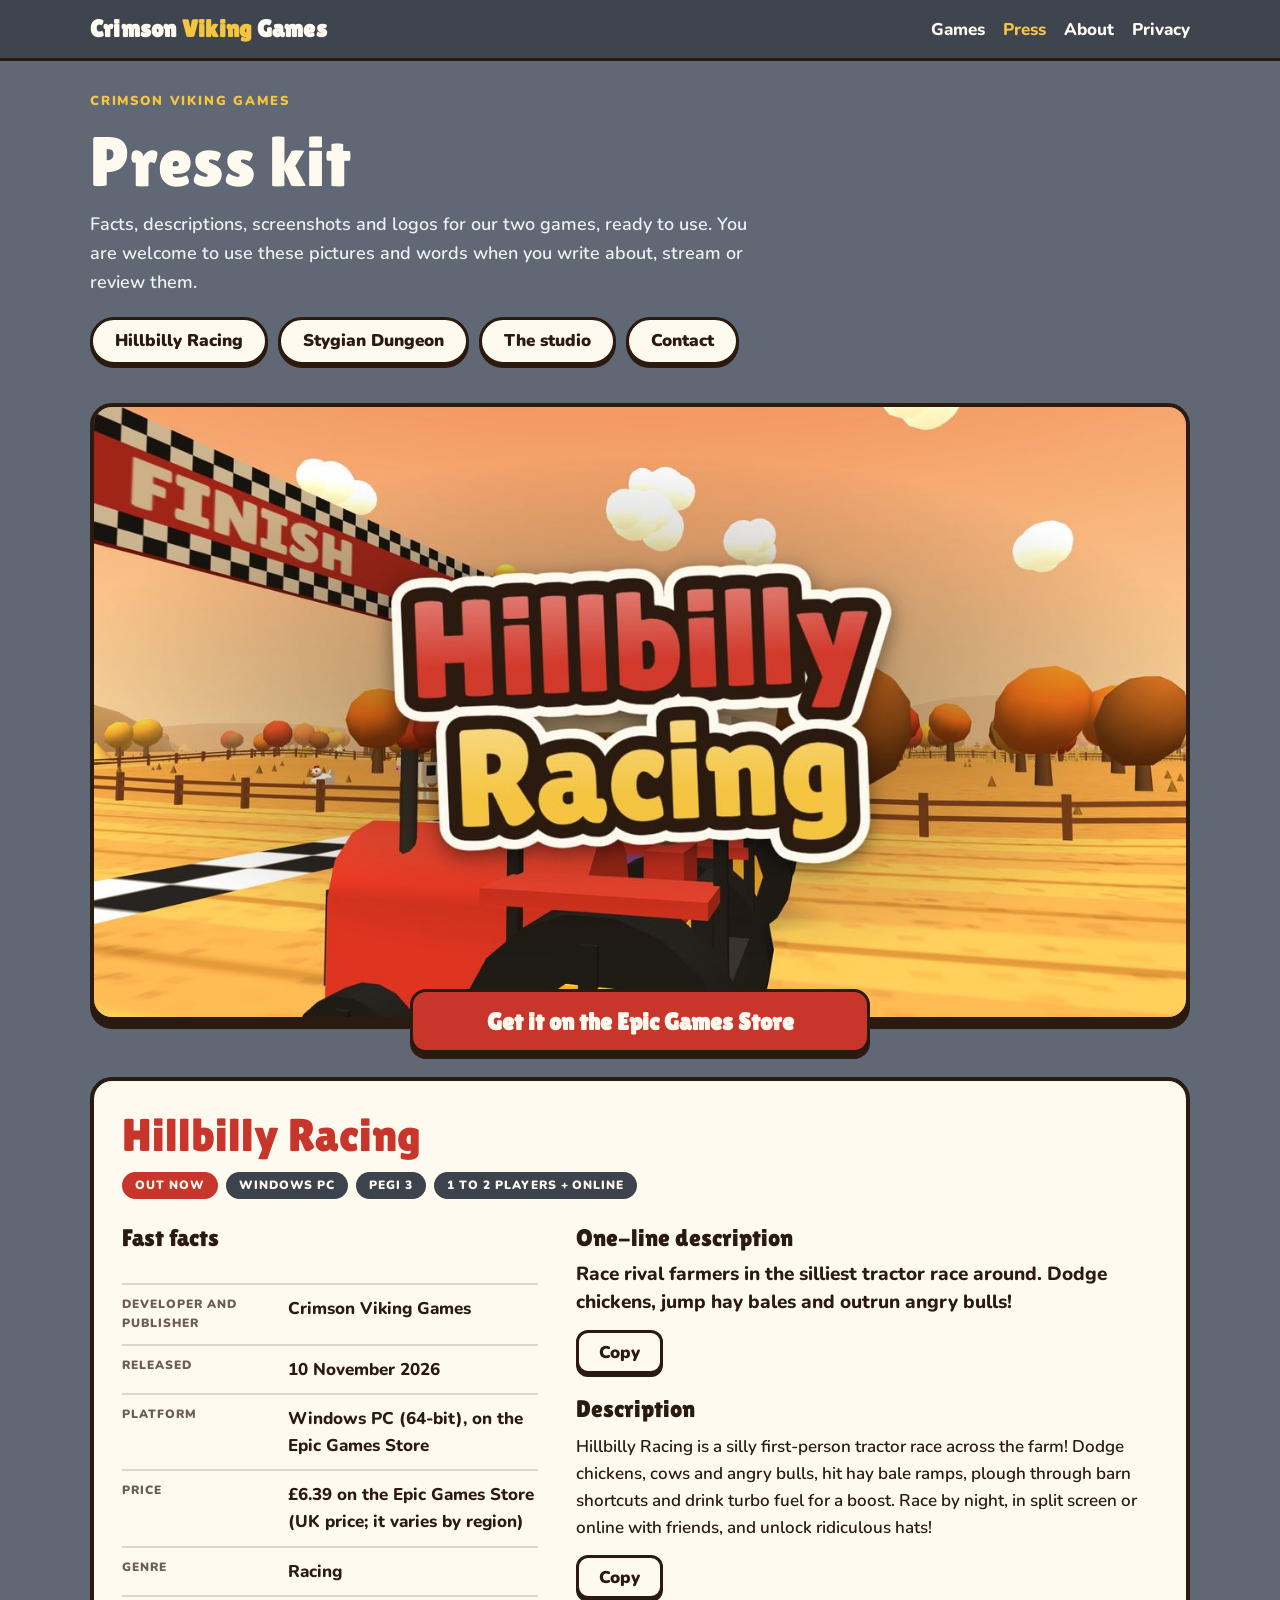
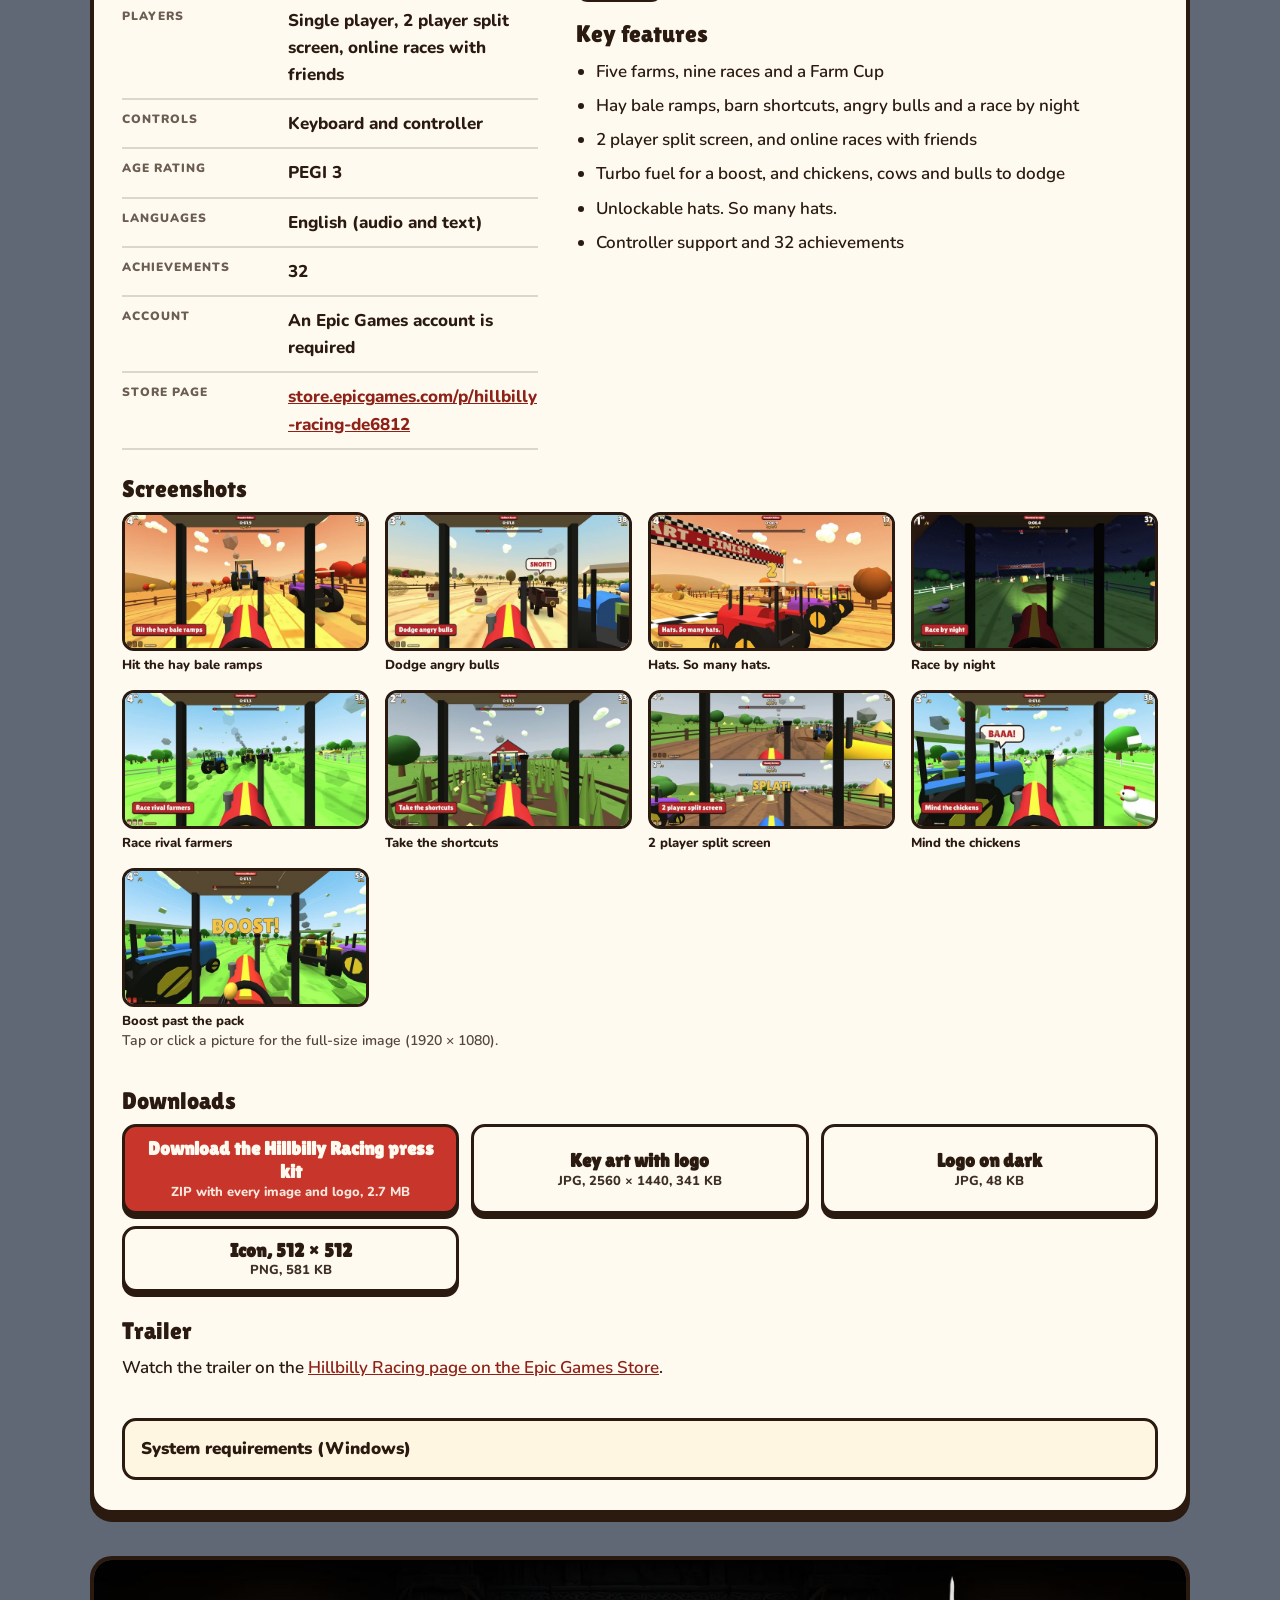
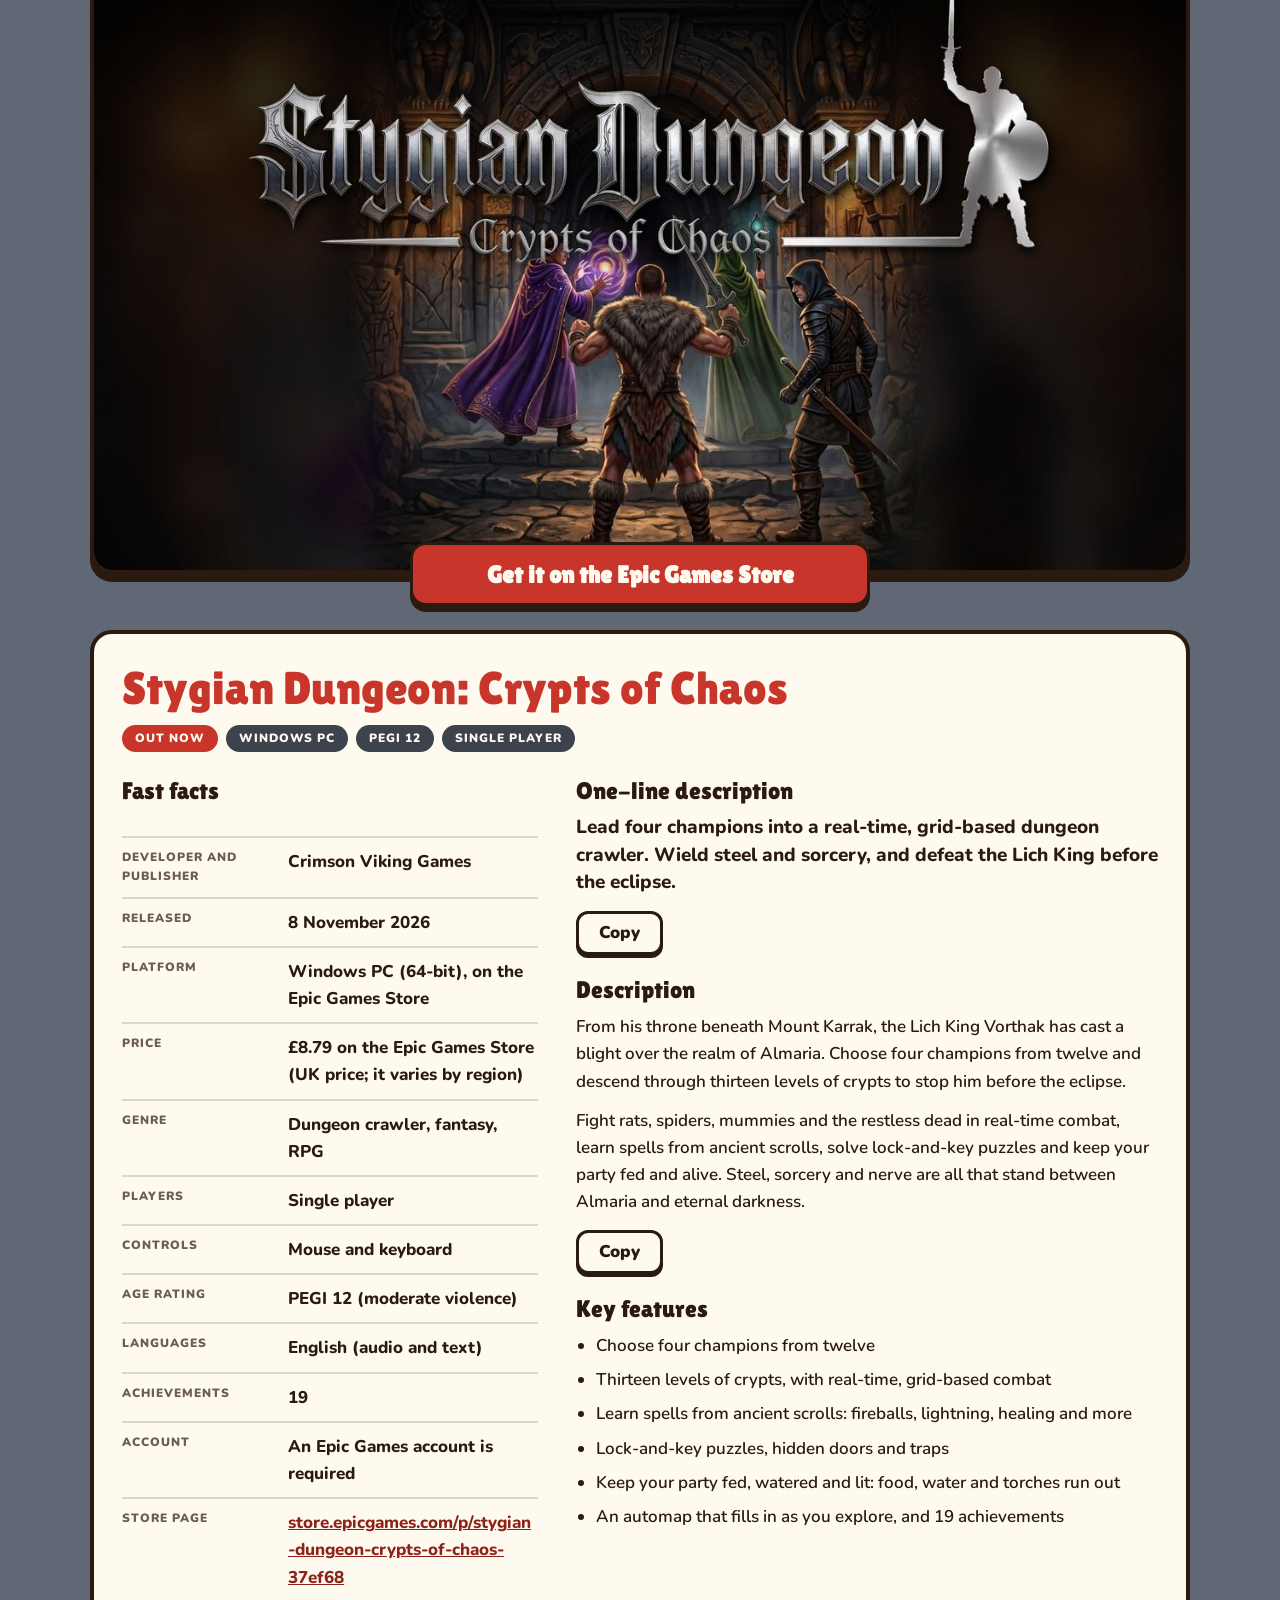
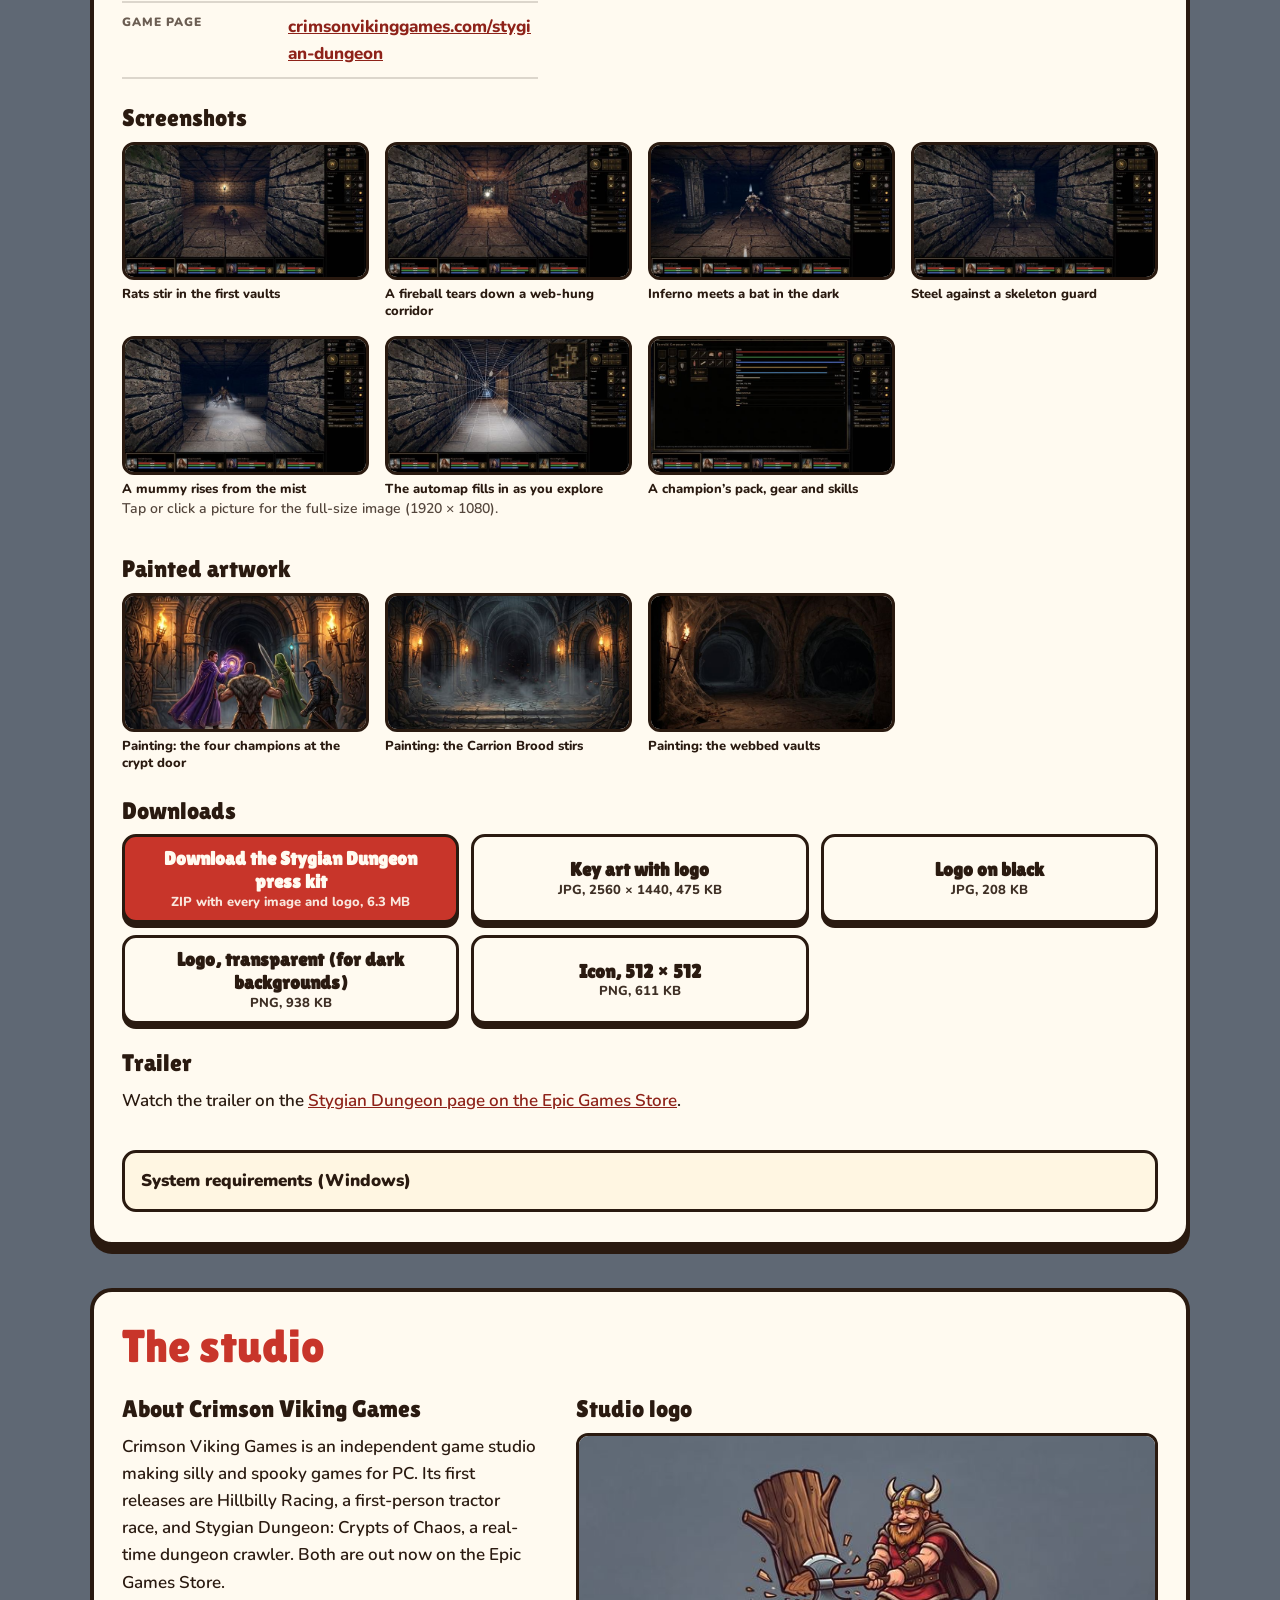
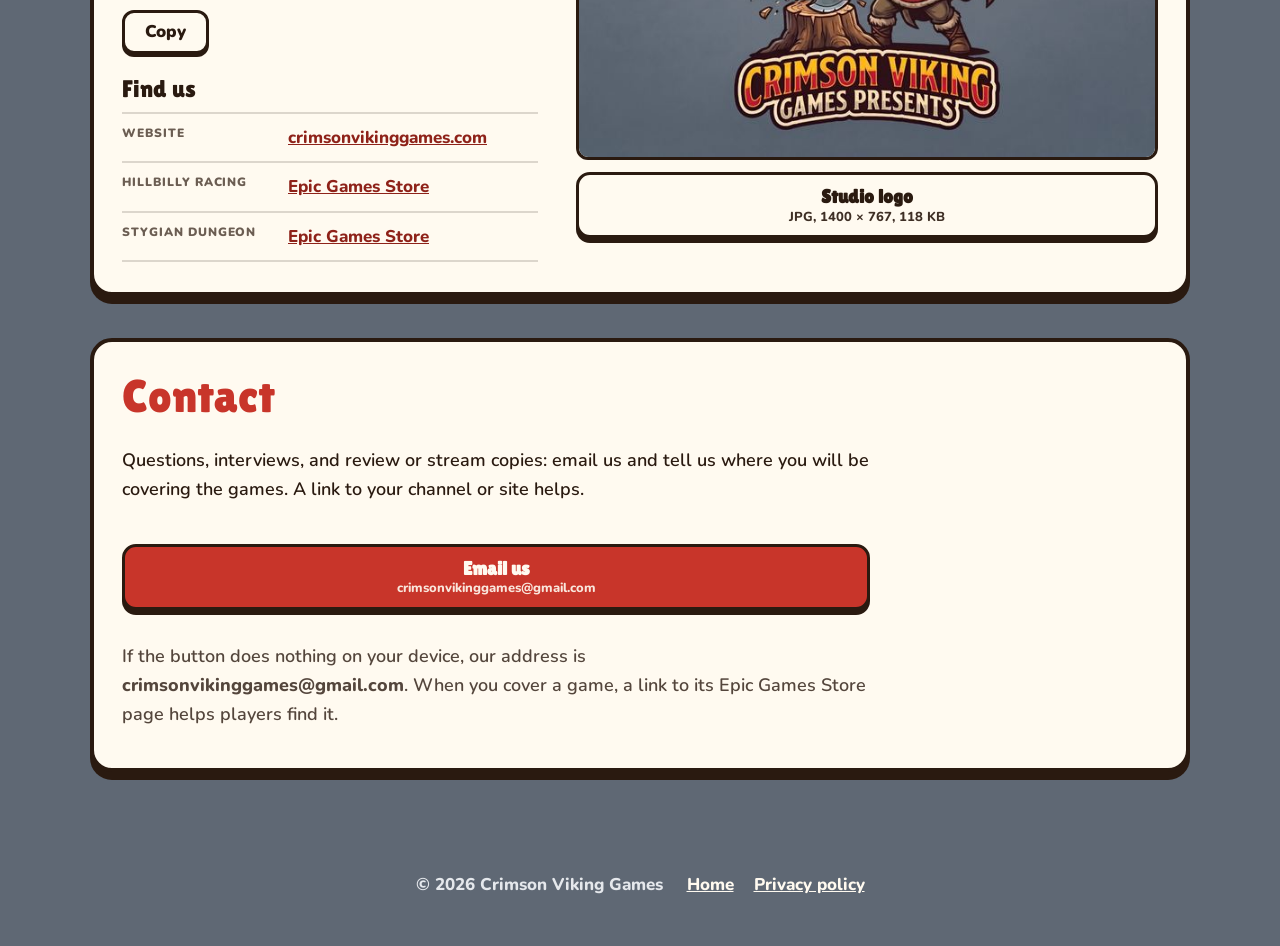
<file: press.html>
<!doctype html>
<html lang="en">
<head>
<meta charset="utf-8">
<meta name="viewport" content="width=device-width, initial-scale=1">
<title>Press Kit · Crimson Viking Games</title>
<meta name="description" content="Press kit for Hillbilly Racing and Stygian Dungeon: Crypts of Chaos by Crimson Viking Games: facts, descriptions, screenshots, logos and downloads.">
<meta property="og:type" content="website">
<meta property="og:title" content="Press Kit · Crimson Viking Games">
<meta property="og:description" content="Facts, descriptions, screenshots, logos and downloads for Hillbilly Racing and Stygian Dungeon: Crypts of Chaos.">
<meta property="og:image" content="https://crimsonvikinggames.com/img/studio-viking.jpg">
<meta property="og:url" content="https://crimsonvikinggames.com/press.html">
<link rel="canonical" href="https://crimsonvikinggames.com/press.html">
<script>document.documentElement.classList.add('js')</script>
<link rel="stylesheet" href="styles.css?v=5">
</head>
<body>

<header class="top"><div class="wrap">
  <a class="brand" href="./">Crimson <span>Viking</span> Games</a>
  <nav class="nav"><a href="./#games">Games</a><a href="press.html" aria-current="page">Press</a><a href="./#about">About</a><a href="privacy.html">Privacy</a></nav>
</div></header>

<main class="press"><div class="wrap">
  <header class="phead">
    <p class="eyebrow">Crimson Viking Games</p>
    <h1>Press kit</h1>
    <p class="lede">Facts, descriptions, screenshots and logos for our two games, ready to use. You are welcome to use these pictures and words when you write about, stream or review them.</p>
    <ul class="jump" aria-label="On this page">
      <li><a href="#hillbilly-racing">Hillbilly Racing</a></li>
      <li><a href="#stygian-dungeon">Stygian Dungeon</a></li>
      <li><a href="#studio">The studio</a></li>
      <li><a href="#contact">Contact</a></li>
    </ul>
  </header>

  <section class="pgame" id="hillbilly-racing" aria-labelledby="hillbilly-racing-h">
    <figure class="phero">
      <img src="press/hillbilly-racing/thumbs/hillbilly-racing-key-art-hero.jpg" width="1280" height="720" alt="Hillbilly Racing key art: the game logo over a tractor starting line" fetchpriority="high">
      <a class="epic" href="https://store.epicgames.com/p/hillbilly-racing-de6812" target="_blank" rel="noopener">Get it on the Epic Games Store</a>
    </figure>

    <div class="pcard">
      <header class="pintro">
        <h2 id="hillbilly-racing-h">Hillbilly Racing</h2>
        <ul class="chips"><li>Out now</li><li>Windows PC</li><li>PEGI 3</li><li>1 to 2 players + online</li></ul>
      </header>

      <div class="pcols">
        <div class="pcol">
          <h3>Fast facts</h3>
          <dl class="facts"><div><dt>Developer and publisher</dt><dd>Crimson Viking Games</dd></div><div><dt>Released</dt><dd>10 November 2026</dd></div><div><dt>Platform</dt><dd>Windows PC (64-bit), on the Epic Games Store</dd></div><div><dt>Price</dt><dd>£6.39 on the Epic Games Store (UK price; it varies by region)</dd></div><div><dt>Genre</dt><dd>Racing</dd></div><div><dt>Players</dt><dd>Single player, 2 player split screen, online races with friends</dd></div><div><dt>Controls</dt><dd>Keyboard and controller</dd></div><div><dt>Age rating</dt><dd>PEGI 3</dd></div><div><dt>Languages</dt><dd>English (audio and text)</dd></div><div><dt>Achievements</dt><dd>32</dd></div><div><dt>Account</dt><dd>An Epic Games account is required</dd></div><div><dt>Store page</dt><dd><a href="https://store.epicgames.com/p/hillbilly-racing-de6812" target="_blank" rel="noopener">store.epicgames.com/p/hillbilly-racing-de6812</a></dd></div></dl>
        </div>
        <div class="pcol">
          <section class="psub" aria-labelledby="hillbilly-racing-short">
            <h3 id="hillbilly-racing-short">One-line description</h3>
            <p class="tagline" id="hillbilly-racing-tag">Race rival farmers in the silliest tractor race around. Dodge chickens, jump hay bales and outrun angry bulls!</p>
            <button class="copy" type="button" data-copy="#hillbilly-racing-tag">Copy</button>
          </section>
          <section class="psub" aria-labelledby="hillbilly-racing-long">
            <h3 id="hillbilly-racing-long">Description</h3>
            <div class="prose" id="hillbilly-racing-desc"><p>Hillbilly Racing is a silly first-person tractor race across the farm! Dodge chickens, cows and angry bulls, hit hay bale ramps, plough through barn shortcuts and drink turbo fuel for a boost. Race by night, in split screen or online with friends, and unlock ridiculous hats!</p></div>
            <button class="copy" type="button" data-copy="#hillbilly-racing-desc">Copy</button>
          </section>
          <section class="psub" aria-labelledby="hillbilly-racing-feat">
            <h3 id="hillbilly-racing-feat">Key features</h3>
            <ul class="feats"><li>Five farms, nine races and a Farm Cup</li><li>Hay bale ramps, barn shortcuts, angry bulls and a race by night</li><li>2 player split screen, and online races with friends</li><li>Turbo fuel for a boost, and chickens, cows and bulls to dodge</li><li>Unlockable hats. So many hats.</li><li>Controller support and 32 achievements</li></ul>
          </section>
        </div>
      </div>

      <section class="psub" aria-labelledby="hillbilly-racing-shots">
        <h3 id="hillbilly-racing-shots">Screenshots</h3>
        <ul class="shots"><li><a href="press/hillbilly-racing/hillbilly-racing-hay-bale-ramps.jpg" target="_blank" rel="noopener"><img src="press/hillbilly-racing/thumbs/hillbilly-racing-hay-bale-ramps.jpg" width="640" height="360" loading="lazy" alt="Hit the hay bale ramps"><span>Hit the hay bale ramps</span></a></li><li><a href="press/hillbilly-racing/hillbilly-racing-angry-bulls.jpg" target="_blank" rel="noopener"><img src="press/hillbilly-racing/thumbs/hillbilly-racing-angry-bulls.jpg" width="640" height="360" loading="lazy" alt="Dodge angry bulls"><span>Dodge angry bulls</span></a></li><li><a href="press/hillbilly-racing/hillbilly-racing-hats.jpg" target="_blank" rel="noopener"><img src="press/hillbilly-racing/thumbs/hillbilly-racing-hats.jpg" width="640" height="360" loading="lazy" alt="Hats. So many hats."><span>Hats. So many hats.</span></a></li><li><a href="press/hillbilly-racing/hillbilly-racing-race-by-night.jpg" target="_blank" rel="noopener"><img src="press/hillbilly-racing/thumbs/hillbilly-racing-race-by-night.jpg" width="640" height="360" loading="lazy" alt="Race by night"><span>Race by night</span></a></li><li><a href="press/hillbilly-racing/hillbilly-racing-rival-farmers.jpg" target="_blank" rel="noopener"><img src="press/hillbilly-racing/thumbs/hillbilly-racing-rival-farmers.jpg" width="640" height="360" loading="lazy" alt="Race rival farmers"><span>Race rival farmers</span></a></li><li><a href="press/hillbilly-racing/hillbilly-racing-shortcuts.jpg" target="_blank" rel="noopener"><img src="press/hillbilly-racing/thumbs/hillbilly-racing-shortcuts.jpg" width="640" height="360" loading="lazy" alt="Take the shortcuts"><span>Take the shortcuts</span></a></li><li><a href="press/hillbilly-racing/hillbilly-racing-split-screen.jpg" target="_blank" rel="noopener"><img src="press/hillbilly-racing/thumbs/hillbilly-racing-split-screen.jpg" width="640" height="360" loading="lazy" alt="2 player split screen"><span>2 player split screen</span></a></li><li><a href="press/hillbilly-racing/hillbilly-racing-chickens.jpg" target="_blank" rel="noopener"><img src="press/hillbilly-racing/thumbs/hillbilly-racing-chickens.jpg" width="640" height="360" loading="lazy" alt="Mind the chickens"><span>Mind the chickens</span></a></li><li><a href="press/hillbilly-racing/hillbilly-racing-boost.jpg" target="_blank" rel="noopener"><img src="press/hillbilly-racing/thumbs/hillbilly-racing-boost.jpg" width="640" height="360" loading="lazy" alt="Boost past the pack"><span>Boost past the pack</span></a></li></ul>
        <p class="hint">Tap or click a picture for the full-size image (1920 × 1080).</p>
      </section>
      
      <section class="psub" aria-labelledby="hillbilly-racing-dl">
        <h3 id="hillbilly-racing-dl">Downloads</h3>
        <div class="dlrow">
          <a class="btn dl" href="press/hillbilly-racing-press-kit.zip" download>Download the Hillbilly Racing press kit<small>ZIP with every image and logo, 2.7 MB</small></a>
          <a class="btn alt dl" href="press/hillbilly-racing/hillbilly-racing-key-art.jpg" download>Key art with logo<small>JPG, 2560 × 1440, 341 KB</small></a>
          <a class="btn alt dl" href="press/hillbilly-racing/hillbilly-racing-logo-on-dark.jpg" download>Logo on dark<small>JPG, 48 KB</small></a><a class="btn alt dl" href="press/hillbilly-racing/hillbilly-racing-icon-512.png" download>Icon, 512 × 512<small>PNG, 581 KB</small></a>
        </div>
      </section>

      <section class="psub" aria-labelledby="hillbilly-racing-trailer">
        <h3 id="hillbilly-racing-trailer">Trailer</h3>
        <p>Watch the trailer on the <a href="https://store.epicgames.com/p/hillbilly-racing-de6812" target="_blank" rel="noopener">Hillbilly Racing page on the Epic Games Store</a>.</p>
      </section>

      <details class="specs">
        <summary>System requirements (Windows)</summary>
        <div class="speccols">
          <div><h4>Minimum</h4><dl class="facts"><div><dt>OS</dt><dd>Windows 10, 64-bit</dd></div><div><dt>Processor</dt><dd>Dual-core 2.0 GHz (for example Intel Core i3, 6th gen, or AMD Ryzen 3)</dd></div><div><dt>Memory</dt><dd>4 GB RAM</dd></div><div><dt>Graphics</dt><dd>Intel HD Graphics 620 or equivalent, with DirectX 11</dd></div><div><dt>Storage</dt><dd>500 MB available space</dd></div></dl></div>
          <div><h4>Recommended</h4><dl class="facts"><div><dt>OS</dt><dd>Windows 10 or 11, 64-bit</dd></div><div><dt>Processor</dt><dd>Quad-core 2.5 GHz (Intel Core i5, 8th gen, or AMD Ryzen 5)</dd></div><div><dt>Memory</dt><dd>8 GB RAM</dd></div><div><dt>Graphics</dt><dd>Intel Iris Xe, NVIDIA GeForce GTX 1050 or AMD Radeon RX 560, with DirectX 11</dd></div><div><dt>Storage</dt><dd>500 MB available space</dd></div></dl></div>
        </div>
      </details>
    </div>
  </section>

  <section class="pgame" id="stygian-dungeon" aria-labelledby="stygian-dungeon-h">
    <figure class="phero">
      <img src="press/stygian-dungeon/thumbs/stygian-dungeon-key-art-hero.jpg" width="1280" height="720" alt="Stygian Dungeon: Crypts of Chaos key art: four champions at the door of a crypt, under the game logo" loading="lazy">
      <a class="epic" href="https://store.epicgames.com/p/stygian-dungeon-crypts-of-chaos-37ef68" target="_blank" rel="noopener">Get it on the Epic Games Store</a>
    </figure>

    <div class="pcard">
      <header class="pintro">
        <h2 id="stygian-dungeon-h">Stygian Dungeon: Crypts of Chaos</h2>
        <ul class="chips"><li>Out now</li><li>Windows PC</li><li>PEGI 12</li><li>Single player</li></ul>
      </header>

      <div class="pcols">
        <div class="pcol">
          <h3>Fast facts</h3>
          <dl class="facts"><div><dt>Developer and publisher</dt><dd>Crimson Viking Games</dd></div><div><dt>Released</dt><dd>8 November 2026</dd></div><div><dt>Platform</dt><dd>Windows PC (64-bit), on the Epic Games Store</dd></div><div><dt>Price</dt><dd>£8.79 on the Epic Games Store (UK price; it varies by region)</dd></div><div><dt>Genre</dt><dd>Dungeon crawler, fantasy, RPG</dd></div><div><dt>Players</dt><dd>Single player</dd></div><div><dt>Controls</dt><dd>Mouse and keyboard</dd></div><div><dt>Age rating</dt><dd>PEGI 12 (moderate violence)</dd></div><div><dt>Languages</dt><dd>English (audio and text)</dd></div><div><dt>Achievements</dt><dd>19</dd></div><div><dt>Account</dt><dd>An Epic Games account is required</dd></div><div><dt>Store page</dt><dd><a href="https://store.epicgames.com/p/stygian-dungeon-crypts-of-chaos-37ef68" target="_blank" rel="noopener">store.epicgames.com/p/stygian-dungeon-crypts-of-chaos-37ef68</a></dd></div><div><dt>Game page</dt><dd><a href="stygian-dungeon/">crimsonvikinggames.com/stygian-dungeon</a></dd></div></dl>
        </div>
        <div class="pcol">
          <section class="psub" aria-labelledby="stygian-dungeon-short">
            <h3 id="stygian-dungeon-short">One-line description</h3>
            <p class="tagline" id="stygian-dungeon-tag">Lead four champions into a real-time, grid-based dungeon crawler. Wield steel and sorcery, and defeat the Lich King before the eclipse.</p>
            <button class="copy" type="button" data-copy="#stygian-dungeon-tag">Copy</button>
          </section>
          <section class="psub" aria-labelledby="stygian-dungeon-long">
            <h3 id="stygian-dungeon-long">Description</h3>
            <div class="prose" id="stygian-dungeon-desc"><p>From his throne beneath Mount Karrak, the Lich King Vorthak has cast a blight over the realm of Almaria. Choose four champions from twelve and descend through thirteen levels of crypts to stop him before the eclipse.</p><p>Fight rats, spiders, mummies and the restless dead in real-time combat, learn spells from ancient scrolls, solve lock-and-key puzzles and keep your party fed and alive. Steel, sorcery and nerve are all that stand between Almaria and eternal darkness.</p></div>
            <button class="copy" type="button" data-copy="#stygian-dungeon-desc">Copy</button>
          </section>
          <section class="psub" aria-labelledby="stygian-dungeon-feat">
            <h3 id="stygian-dungeon-feat">Key features</h3>
            <ul class="feats"><li>Choose four champions from twelve</li><li>Thirteen levels of crypts, with real-time, grid-based combat</li><li>Learn spells from ancient scrolls: fireballs, lightning, healing and more</li><li>Lock-and-key puzzles, hidden doors and traps</li><li>Keep your party fed, watered and lit: food, water and torches run out</li><li>An automap that fills in as you explore, and 19 achievements</li></ul>
          </section>
        </div>
      </div>

      <section class="psub" aria-labelledby="stygian-dungeon-shots">
        <h3 id="stygian-dungeon-shots">Screenshots</h3>
        <ul class="shots"><li><a href="press/stygian-dungeon/stygian-dungeon-rats.jpg" target="_blank" rel="noopener"><img src="press/stygian-dungeon/thumbs/stygian-dungeon-rats.jpg" width="640" height="360" loading="lazy" alt="Rats stir in the first vaults"><span>Rats stir in the first vaults</span></a></li><li><a href="press/stygian-dungeon/stygian-dungeon-fireball.jpg" target="_blank" rel="noopener"><img src="press/stygian-dungeon/thumbs/stygian-dungeon-fireball.jpg" width="640" height="360" loading="lazy" alt="A fireball tears down a web-hung corridor"><span>A fireball tears down a web-hung corridor</span></a></li><li><a href="press/stygian-dungeon/stygian-dungeon-inferno.jpg" target="_blank" rel="noopener"><img src="press/stygian-dungeon/thumbs/stygian-dungeon-inferno.jpg" width="640" height="360" loading="lazy" alt="Inferno meets a bat in the dark"><span>Inferno meets a bat in the dark</span></a></li><li><a href="press/stygian-dungeon/stygian-dungeon-skeleton.jpg" target="_blank" rel="noopener"><img src="press/stygian-dungeon/thumbs/stygian-dungeon-skeleton.jpg" width="640" height="360" loading="lazy" alt="Steel against a skeleton guard"><span>Steel against a skeleton guard</span></a></li><li><a href="press/stygian-dungeon/stygian-dungeon-mummy.jpg" target="_blank" rel="noopener"><img src="press/stygian-dungeon/thumbs/stygian-dungeon-mummy.jpg" width="640" height="360" loading="lazy" alt="A mummy rises from the mist"><span>A mummy rises from the mist</span></a></li><li><a href="press/stygian-dungeon/stygian-dungeon-automap.jpg" target="_blank" rel="noopener"><img src="press/stygian-dungeon/thumbs/stygian-dungeon-automap.jpg" width="640" height="360" loading="lazy" alt="The automap fills in as you explore"><span>The automap fills in as you explore</span></a></li><li><a href="press/stygian-dungeon/stygian-dungeon-pack.jpg" target="_blank" rel="noopener"><img src="press/stygian-dungeon/thumbs/stygian-dungeon-pack.jpg" width="640" height="360" loading="lazy" alt="A champion’s pack, gear and skills"><span>A champion’s pack, gear and skills</span></a></li></ul>
        <p class="hint">Tap or click a picture for the full-size image (1920 × 1080).</p>
      </section>
      <section class="psub" aria-labelledby="stygian-dungeon-art"><h3 id="stygian-dungeon-art">Painted artwork</h3><ul class="shots"><li><a href="press/stygian-dungeon/stygian-dungeon-painting-the-party.jpg" target="_blank" rel="noopener"><img src="press/stygian-dungeon/thumbs/stygian-dungeon-painting-the-party.jpg" width="640" height="360" loading="lazy" alt="Painting: the four champions at the crypt door"><span>Painting: the four champions at the crypt door</span></a></li><li><a href="press/stygian-dungeon/stygian-dungeon-painting-the-carrion-brood.jpg" target="_blank" rel="noopener"><img src="press/stygian-dungeon/thumbs/stygian-dungeon-painting-the-carrion-brood.jpg" width="640" height="360" loading="lazy" alt="Painting: the Carrion Brood stirs"><span>Painting: the Carrion Brood stirs</span></a></li><li><a href="press/stygian-dungeon/stygian-dungeon-painting-the-webbed-vaults.jpg" target="_blank" rel="noopener"><img src="press/stygian-dungeon/thumbs/stygian-dungeon-painting-the-webbed-vaults.jpg" width="640" height="360" loading="lazy" alt="Painting: the webbed vaults"><span>Painting: the webbed vaults</span></a></li></ul></section>
      <section class="psub" aria-labelledby="stygian-dungeon-dl">
        <h3 id="stygian-dungeon-dl">Downloads</h3>
        <div class="dlrow">
          <a class="btn dl" href="press/stygian-dungeon-press-kit.zip" download>Download the Stygian Dungeon press kit<small>ZIP with every image and logo, 6.3 MB</small></a>
          <a class="btn alt dl" href="press/stygian-dungeon/stygian-dungeon-key-art.jpg" download>Key art with logo<small>JPG, 2560 × 1440, 475 KB</small></a>
          <a class="btn alt dl" href="press/stygian-dungeon/stygian-dungeon-logo-on-black.jpg" download>Logo on black<small>JPG, 208 KB</small></a><a class="btn alt dl" href="press/stygian-dungeon/stygian-dungeon-logo-transparent.png" download>Logo, transparent (for dark backgrounds)<small>PNG, 938 KB</small></a><a class="btn alt dl" href="press/stygian-dungeon/stygian-dungeon-icon-512.png" download>Icon, 512 × 512<small>PNG, 611 KB</small></a>
        </div>
      </section>

      <section class="psub" aria-labelledby="stygian-dungeon-trailer">
        <h3 id="stygian-dungeon-trailer">Trailer</h3>
        <p>Watch the trailer on the <a href="https://store.epicgames.com/p/stygian-dungeon-crypts-of-chaos-37ef68" target="_blank" rel="noopener">Stygian Dungeon page on the Epic Games Store</a>.</p>
      </section>

      <details class="specs">
        <summary>System requirements (Windows)</summary>
        <div class="speccols">
          <div><h4>Minimum</h4><dl class="facts"><div><dt>OS</dt><dd>Windows 10, 64-bit</dd></div><div><dt>Processor</dt><dd>Intel Core i3-6100 / AMD Ryzen 3 1200 (dual-core 2.5 GHz or faster)</dd></div><div><dt>Memory</dt><dd>4 GB RAM</dd></div><div><dt>Graphics</dt><dd>Intel HD Graphics 620 / Radeon Vega 8, with WebGL 2 / DirectX 11 support</dd></div><div><dt>Storage</dt><dd>1 GB available space</dd></div></dl></div>
          <div><h4>Recommended</h4><dl class="facts"><div><dt>OS</dt><dd>Windows 11, 64-bit</dd></div><div><dt>Processor</dt><dd>Intel Core i5-8400 / AMD Ryzen 5 2600</dd></div><div><dt>Memory</dt><dd>8 GB RAM</dd></div><div><dt>Graphics</dt><dd>NVIDIA GTX 1050 / AMD Radeon RX 560, 2 GB VRAM</dd></div><div><dt>Storage</dt><dd>1 GB available space</dd></div></dl></div>
        </div>
      </details>
    </div>
  </section>

  <section class="pgame" id="studio" aria-labelledby="studio-h">
    <div class="pcard">
      <h2 id="studio-h">The studio</h2>
      <div class="pcols">
        <div class="pcol">
          <section class="psub" aria-labelledby="studio-about">
            <h3 id="studio-about">About Crimson Viking Games</h3>
            <div class="prose" id="studio-text">
              <p>Crimson Viking Games is an independent game studio making silly and spooky games for PC. Its first releases are Hillbilly Racing, a first-person tractor race, and Stygian Dungeon: Crypts of Chaos, a real-time dungeon crawler. Both are out now on the Epic Games Store.</p>
            </div>
            <button class="copy" type="button" data-copy="#studio-text">Copy</button>
          </section>
          <section class="psub" aria-labelledby="studio-links">
            <h3 id="studio-links">Find us</h3>
            <dl class="facts">
              <div><dt>Website</dt><dd><a href="https://crimsonvikinggames.com">crimsonvikinggames.com</a></dd></div>
              <div><dt>Hillbilly Racing</dt><dd><a href="https://store.epicgames.com/p/hillbilly-racing-de6812" target="_blank" rel="noopener">Epic Games Store</a></dd></div>
              <div><dt>Stygian Dungeon</dt><dd><a href="https://store.epicgames.com/p/stygian-dungeon-crypts-of-chaos-37ef68" target="_blank" rel="noopener">Epic Games Store</a></dd></div>
            </dl>
          </section>
        </div>
        <div class="pcol">
          <section class="psub" aria-labelledby="studio-mascot">
            <h3 id="studio-mascot">Studio logo</h3>
            <a class="mascot" href="press/studio/crimson-viking-games-mascot.jpg" target="_blank" rel="noopener"><img src="press/studio/thumbs/crimson-viking-games-mascot.jpg" width="640" height="351" loading="lazy" alt="The Crimson Viking Games logo: a laughing Viking splitting a log with a giant axe"></a>
            <div class="dlrow"><a class="btn alt dl" href="press/studio/crimson-viking-games-mascot.jpg" download>Studio logo<small>JPG, 1400 × 767, 118 KB</small></a></div>
          </section>
        </div>
      </div>
    </div>
  </section>

  <section class="pgame" id="contact" aria-labelledby="contact-h">
    <div class="pcard contact">
      <h2 id="contact-h">Contact</h2>
      <p>Questions, interviews, and review or stream copies: email us and tell us where you will be covering the games. A link to your channel or site helps.</p>
      <p class="mail"><a class="btn dl" href="mailto:crimsonvikinggames@gmail.com">Email us<small>crimsonvikinggames@gmail.com</small></a></p>
      <p class="hint">If the button does nothing on your device, our address is <b>crimsonvikinggames@gmail.com</b>. When you cover a game, a link to its Epic Games Store page helps players find it.</p>
    </div>
  </section>
</div></main>

<footer><div class="wrap foot">
  <span>© 2026 Crimson Viking Games</span>
  <nav aria-label="More pages"><a href="./">Home</a><a href="privacy.html">Privacy policy</a></nav>
</div></footer>

<script>
document.querySelectorAll('.copy').forEach(function (b) {
  b.addEventListener('click', function () {
    var el = document.querySelector(b.getAttribute('data-copy')); if (!el) return;
    var text = Array.prototype.map.call(el.querySelectorAll('p'), function (p) { return p.textContent.trim(); }).join('\n\n') || el.textContent.trim();
    var done = function (ok) { var old = b.textContent; b.textContent = ok ? 'Copied' : 'Press Ctrl+C to copy'; if (!ok) { var r = document.createRange(); r.selectNodeContents(el); var s = getSelection(); s.removeAllRanges(); s.addRange(r); } setTimeout(function () { b.textContent = old; }, 2200); };
    try { navigator.clipboard.writeText(text).then(function () { done(true); }, function () { done(false); }); } catch (e) { done(false); }
  });
});
</script>
</body>
</html>
</file>
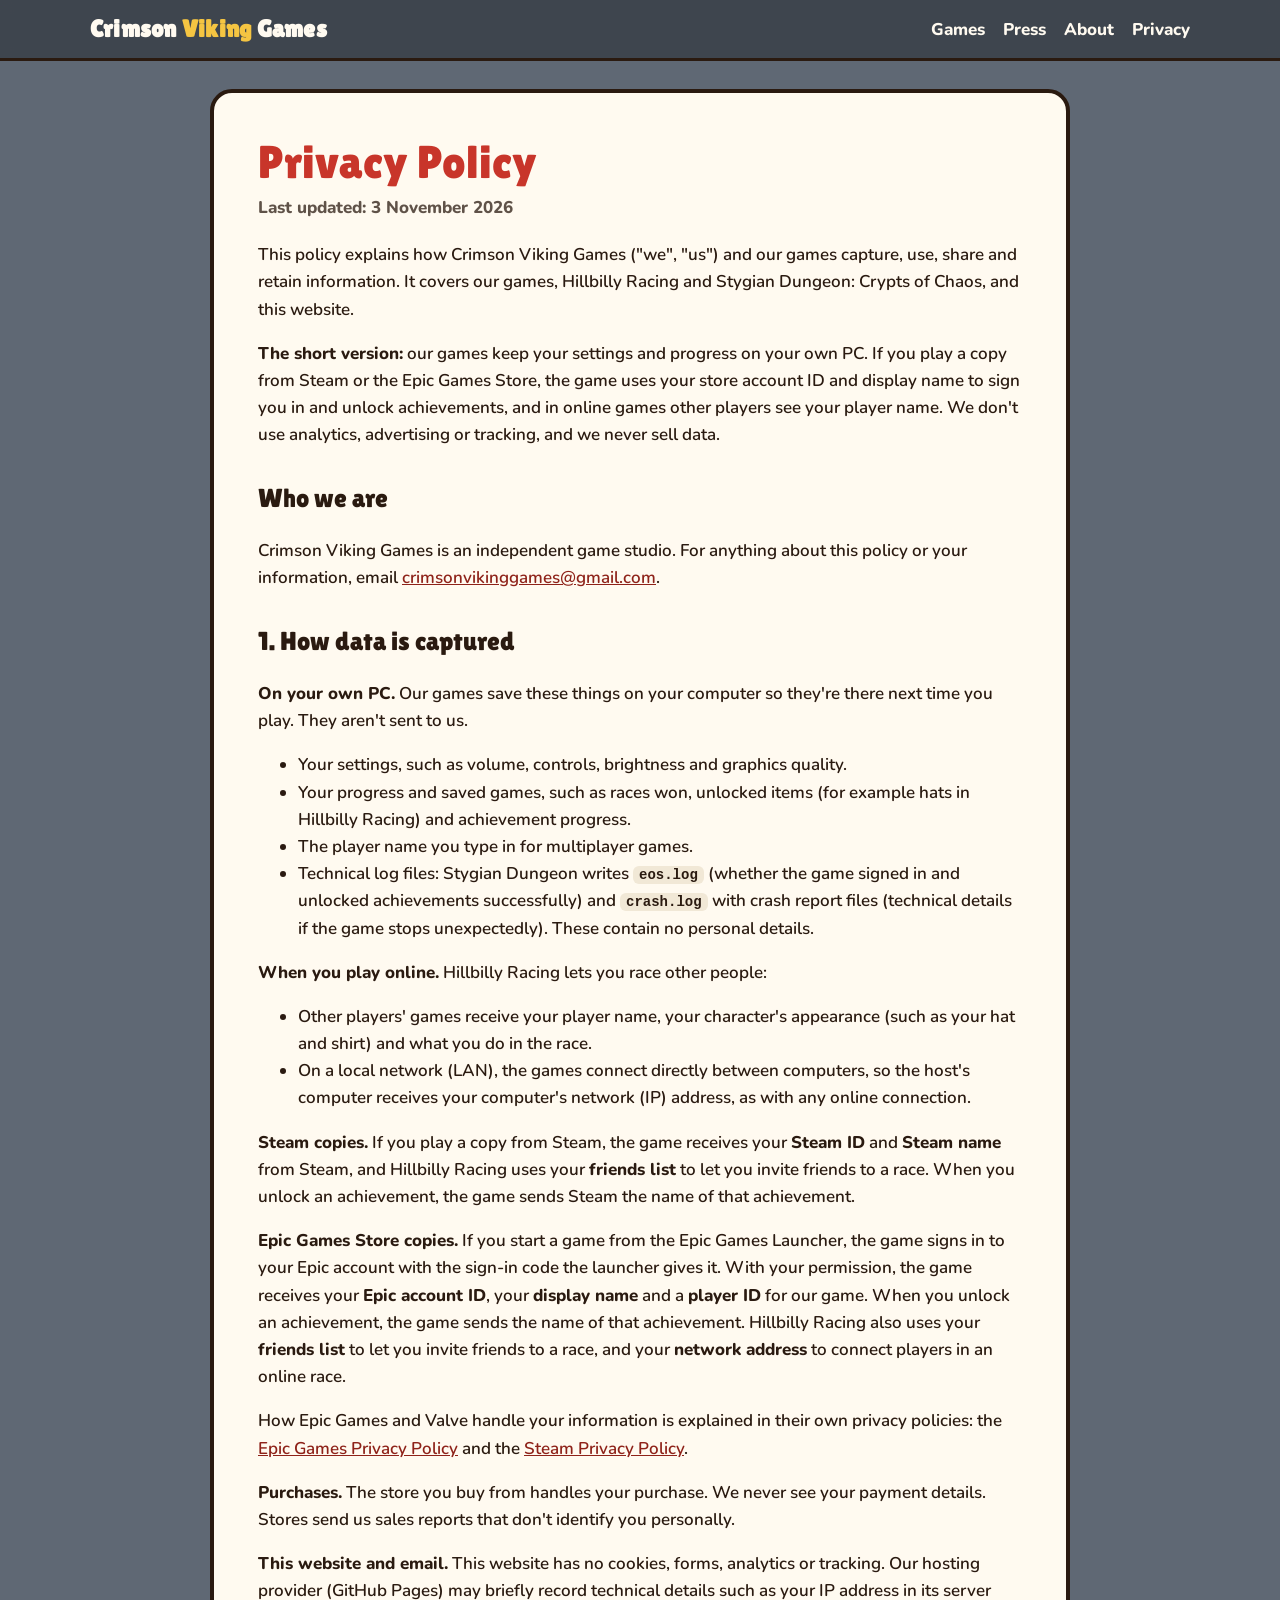
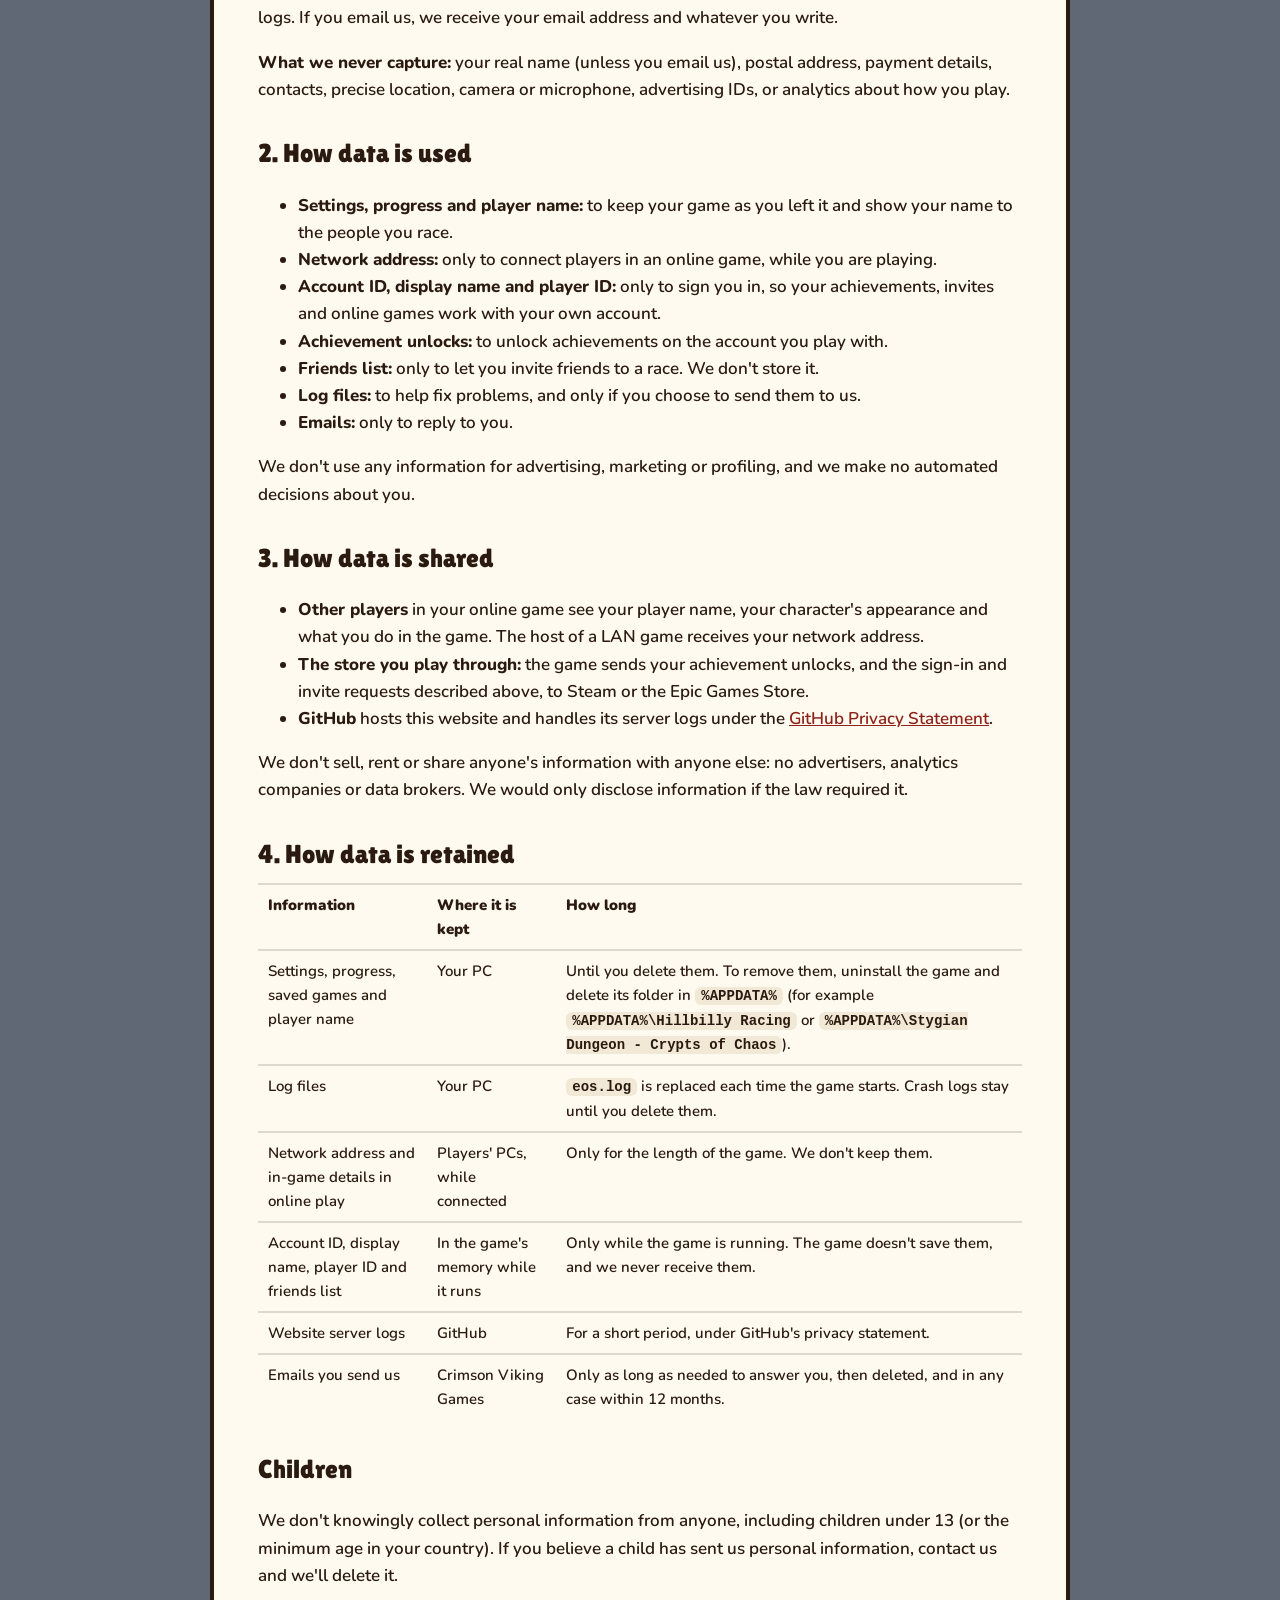
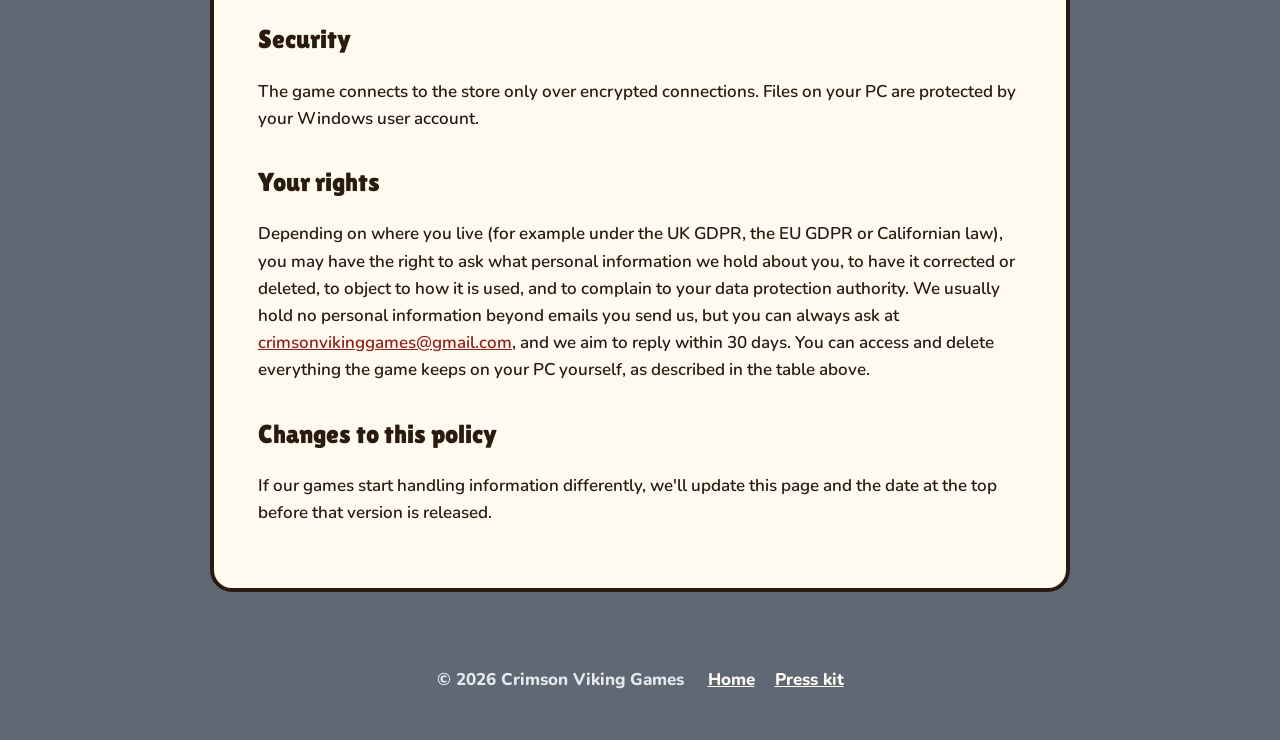
<file: privacy.html>
<!doctype html>
<html lang="en">
<head>
<meta charset="utf-8">
<meta name="viewport" content="width=device-width, initial-scale=1">
<title>Privacy Policy · Crimson Viking Games</title>
<meta name="description" content="How Crimson Viking Games and its games capture, use, share and retain your information.">
<link rel="stylesheet" href="styles.css?v=5">
</head>
<body>

<header class="top"><div class="wrap">
  <a class="brand" href="./">Crimson <span>Viking</span> Games</a>
  <nav class="nav"><a href="./#games">Games</a><a href="press.html">Press</a><a href="./#about">About</a><a href="privacy.html">Privacy</a></nav>
</div></header>

<main class="wrap">
<article class="doc">
  <h1>Privacy Policy</h1>
  <p class="meta">Last updated: 3 November 2026</p>

  <p>This policy explains how Crimson Viking Games ("we", "us") and our games capture, use, share and retain information. It covers our games, Hillbilly Racing and Stygian Dungeon: Crypts of Chaos, and this website.</p>
  <p><strong>The short version:</strong> our games keep your settings and progress on your own PC. If you play a copy from Steam or the Epic Games Store, the game uses your store account ID and display name to sign you in and unlock achievements, and in online games other players see your player name. We don't use analytics, advertising or tracking, and we never sell data.</p>

  <h2>Who we are</h2>
  <p>Crimson Viking Games is an independent game studio. For anything about this policy or your information, email <a href="mailto:crimsonvikinggames@gmail.com">crimsonvikinggames@gmail.com</a>.</p>

  <h2>1. How data is captured</h2>
  <p><strong>On your own PC.</strong> Our games save these things on your computer so they're there next time you play. They aren't sent to us.</p>
  <ul>
    <li>Your settings, such as volume, controls, brightness and graphics quality.</li>
    <li>Your progress and saved games, such as races won, unlocked items (for example hats in Hillbilly Racing) and achievement progress.</li>
    <li>The player name you type in for multiplayer games.</li>
    <li>Technical log files: Stygian Dungeon writes <code>eos.log</code> (whether the game signed in and unlocked achievements successfully) and <code>crash.log</code> with crash report files (technical details if the game stops unexpectedly). These contain no personal details.</li>
  </ul>
  <p><strong>When you play online.</strong> Hillbilly Racing lets you race other people:</p>
  <ul>
    <li>Other players' games receive your player name, your character's appearance (such as your hat and shirt) and what you do in the race.</li>
    <li>On a local network (LAN), the games connect directly between computers, so the host's computer receives your computer's network (IP) address, as with any online connection.</li>
  </ul>
  <p><strong>Steam copies.</strong> If you play a copy from Steam, the game receives your <strong>Steam ID</strong> and <strong>Steam name</strong> from Steam, and Hillbilly Racing uses your <strong>friends list</strong> to let you invite friends to a race. When you unlock an achievement, the game sends Steam the name of that achievement.</p>
  <p><strong>Epic Games Store copies.</strong> If you start a game from the Epic Games Launcher, the game signs in to your Epic account with the sign-in code the launcher gives it. With your permission, the game receives your <strong>Epic account ID</strong>, your <strong>display name</strong> and a <strong>player ID</strong> for our game. When you unlock an achievement, the game sends the name of that achievement. Hillbilly Racing also uses your <strong>friends list</strong> to let you invite friends to a race, and your <strong>network address</strong> to connect players in an online race.</p>
  <p>How Epic Games and Valve handle your information is explained in their own privacy policies: the <a href="https://www.epicgames.com/site/privacypolicy" rel="noopener">Epic Games Privacy Policy</a> and the <a href="https://store.steampowered.com/privacy_agreement/" rel="noopener">Steam Privacy Policy</a>.</p>
  <p><strong>Purchases.</strong> The store you buy from handles your purchase. We never see your payment details. Stores send us sales reports that don't identify you personally.</p>
  <p><strong>This website and email.</strong> This website has no cookies, forms, analytics or tracking. Our hosting provider (GitHub Pages) may briefly record technical details such as your IP address in its server logs. If you email us, we receive your email address and whatever you write.</p>
  <p><strong>What we never capture:</strong> your real name (unless you email us), postal address, payment details, contacts, precise location, camera or microphone, advertising IDs, or analytics about how you play.</p>

  <h2>2. How data is used</h2>
  <ul>
    <li><strong>Settings, progress and player name:</strong> to keep your game as you left it and show your name to the people you race.</li>
    <li><strong>Network address:</strong> only to connect players in an online game, while you are playing.</li>
    <li><strong>Account ID, display name and player ID:</strong> only to sign you in, so your achievements, invites and online games work with your own account.</li>
    <li><strong>Achievement unlocks:</strong> to unlock achievements on the account you play with.</li>
    <li><strong>Friends list:</strong> only to let you invite friends to a race. We don't store it.</li>
    <li><strong>Log files:</strong> to help fix problems, and only if you choose to send them to us.</li>
    <li><strong>Emails:</strong> only to reply to you.</li>
  </ul>
  <p>We don't use any information for advertising, marketing or profiling, and we make no automated decisions about you.</p>

  <h2>3. How data is shared</h2>
  <ul>
    <li><strong>Other players</strong> in your online game see your player name, your character's appearance and what you do in the game. The host of a LAN game receives your network address.</li>
    <li><strong>The store you play through:</strong> the game sends your achievement unlocks, and the sign-in and invite requests described above, to Steam or the Epic Games Store.</li>
    <li><strong>GitHub</strong> hosts this website and handles its server logs under the <a href="https://docs.github.com/en/site-policy/privacy-policies/github-general-privacy-statement" rel="noopener">GitHub Privacy Statement</a>.</li>
  </ul>
  <p>We don't sell, rent or share anyone's information with anyone else: no advertisers, analytics companies or data brokers. We would only disclose information if the law required it.</p>

  <h2>4. How data is retained</h2>
  <table>
    <thead><tr><th>Information</th><th>Where it is kept</th><th>How long</th></tr></thead>
    <tbody>
      <tr><td>Settings, progress, saved games and player name</td><td>Your PC</td><td>Until you delete them. To remove them, uninstall the game and delete its folder in <code>%APPDATA%</code> (for example <code>%APPDATA%\Hillbilly Racing</code> or <code>%APPDATA%\Stygian Dungeon - Crypts of Chaos</code>).</td></tr>
      <tr><td>Log files</td><td>Your PC</td><td><code>eos.log</code> is replaced each time the game starts. Crash logs stay until you delete them.</td></tr>
      <tr><td>Network address and in-game details in online play</td><td>Players' PCs, while connected</td><td>Only for the length of the game. We don't keep them.</td></tr>
      <tr><td>Account ID, display name, player ID and friends list</td><td>In the game's memory while it runs</td><td>Only while the game is running. The game doesn't save them, and we never receive them.</td></tr>
      <tr><td>Website server logs</td><td>GitHub</td><td>For a short period, under GitHub's privacy statement.</td></tr>
      <tr><td>Emails you send us</td><td>Crimson Viking Games</td><td>Only as long as needed to answer you, then deleted, and in any case within 12 months.</td></tr>
    </tbody>
  </table>

  <h2>Children</h2>
  <p>We don't knowingly collect personal information from anyone, including children under 13 (or the minimum age in your country). If you believe a child has sent us personal information, contact us and we'll delete it.</p>

  <h2>Security</h2>
  <p>The game connects to the store only over encrypted connections. Files on your PC are protected by your Windows user account.</p>

  <h2>Your rights</h2>
  <p>Depending on where you live (for example under the UK GDPR, the EU GDPR or Californian law), you may have the right to ask what personal information we hold about you, to have it corrected or deleted, to object to how it is used, and to complain to your data protection authority. We usually hold no personal information beyond emails you send us, but you can always ask at <a href="mailto:crimsonvikinggames@gmail.com">crimsonvikinggames@gmail.com</a>, and we aim to reply within 30 days. You can access and delete everything the game keeps on your PC yourself, as described in the table above.</p>

  <h2>Changes to this policy</h2>
  <p>If our games start handling information differently, we'll update this page and the date at the top before that version is released.</p>
</article>
</main>

<footer><div class="wrap foot">
  <span>© 2026 Crimson Viking Games</span>
  <nav aria-label="More pages"><a href="./">Home</a><a href="press.html">Press kit</a></nav>
</div></footer>

</body>
</html>
</file>
<file: styles.css>
/* Crimson Viking Games: the studio site. Slate background like the studio logo, crimson and gold like its lettering. */
@font-face{font-family:'Lilita One';src:url(fonts/lilita-one-latin-400-normal.woff2) format('woff2');font-display:swap}
@font-face{font-family:'Nunito';font-weight:600;src:url(fonts/nunito-latin-600-normal.woff2) format('woff2');font-display:swap}
@font-face{font-family:'Nunito';font-weight:800;src:url(fonts/nunito-latin-800-normal.woff2) format('woff2');font-display:swap}
@font-face{font-family:'Nunito';font-weight:900;src:url(fonts/nunito-latin-900-normal.woff2) format('woff2');font-display:swap}
:root{
  --slate:#5f6874; --slate-dk:#3d434c; --ink:#2a1a10; --paper:#fffaf0; --crimson:#c8352a; --crimson-dk:#8e2219; --gold:#f5c542;
  --display:'Lilita One','Arial Rounded MT Bold',system-ui,sans-serif; --body:'Nunito',system-ui,-apple-system,'Segoe UI',sans-serif;
}
*{box-sizing:border-box}
html{scroll-behavior:smooth}
body{margin:0;background:var(--slate);color:var(--paper);font-family:var(--body);font-weight:600;font-size:17px;line-height:1.6}
a{color:var(--gold)}
img{max-width:100%;display:block}
.wrap{width:min(1100px,100% - 32px);margin:0 auto}

/* header */
.top{position:sticky;top:0;z-index:5;background:rgba(61,67,76,.94);backdrop-filter:blur(6px);border-bottom:3px solid var(--ink)}
.top .wrap{display:flex;align-items:center;justify-content:space-between;gap:16px;padding:10px 0}
.brand{font-family:var(--display);font-size:24px;color:var(--paper);text-decoration:none;letter-spacing:.01em}
.brand span{color:var(--gold)}
.nav{display:flex;gap:18px;flex-wrap:wrap}
.nav a{color:var(--paper);text-decoration:none;font-weight:800}
.nav a:hover,.nav a:focus-visible{color:var(--gold)}

/* hero */
.hero{padding:28px 0 8px;text-align:center}
/* keep the picture's own shape at any size (height:auto overrides the height in the HTML), and on short landscape screens
   size it by the screen's height so the heading below stays in view */
.hero img{width:min(900px,100%,calc(62svh * 1400 / 767));height:auto;aspect-ratio:1400/767;margin:0 auto;-webkit-mask-image:radial-gradient(ellipse 50% 50% at center,#000 72%,transparent 100%);mask-image:radial-gradient(ellipse 50% 50% at center,#000 72%,transparent 100%)} /* (edges fade into the page) */
/* portrait screens: trim the plain background either side of the logo (it fills only the middle of the picture), so it shows bigger */
@media (max-aspect-ratio:1/1){.hero img{width:min(560px,100%);aspect-ratio:6/5;object-fit:cover}}
.hero h1{font-family:var(--display);font-weight:400;font-size:clamp(34px,6vw,58px);line-height:1.05;margin:18px 0 8px}
.hero h1 b{font-weight:400;color:var(--gold)}
.hero p{max-width:60ch;margin:0 auto;font-size:19px;color:#eef0f3}

/* games */
section{padding:40px 0}
h2{font-family:var(--display);font-weight:400;font-size:clamp(28px,4vw,40px);margin:0 0 18px}
.games{display:grid;gap:22px}
.game{display:grid;grid-template-columns:minmax(0,1.15fr) minmax(0,1fr);background:var(--paper);color:var(--ink);border:4px solid var(--ink);border-radius:22px;overflow:hidden;box-shadow:0 8px 0 var(--ink)}
.game:nth-child(even){grid-template-columns:minmax(0,1fr) minmax(0,1.15fr)}
.game:nth-child(even) .shot{order:2}
.game .shot{background:#1b1f25;min-height:240px}
.game .shot img{width:100%;height:100%;object-fit:cover}
.game .shot.icon{display:grid;place-items:center}
.game .shot.icon img{width:min(240px,70%);height:auto;border-radius:28px}
.game .txt{padding:24px 26px}
.game h3{font-family:var(--display);font-weight:400;font-size:30px;line-height:1.1;margin:0 0 6px}
.tag{display:inline-block;font-weight:900;font-size:12px;letter-spacing:.08em;text-transform:uppercase;color:var(--paper);background:var(--crimson);border-radius:999px;padding:3px 12px;margin-bottom:10px}
.tag.dev{background:var(--slate-dk)}
.game p{margin:0 0 10px}
.game ul{margin:0;padding-left:20px}
.game .btn{margin-top:16px;font-size:18px}
.game .more{margin:14px 0 0;font-weight:800}
.game .more a{color:var(--crimson-dk)}
@media (max-width:760px){.game,.game:nth-child(even){grid-template-columns:1fr}.game:nth-child(even) .shot{order:0}}

/* about / contact */
.about{background:var(--slate-dk);border-top:3px solid var(--ink);border-bottom:3px solid var(--ink)}
.about p{max-width:70ch}
.btn{display:inline-block;font-family:var(--display);font-size:20px;color:var(--paper);background:var(--crimson);border:3px solid var(--ink);border-radius:14px;padding:10px 22px;box-shadow:0 5px 0 var(--ink);text-decoration:none}
.btn:hover,.btn:focus-visible{background:var(--crimson-dk)}

/* privacy policy */
.doc{background:var(--paper);color:var(--ink);border:4px solid var(--ink);border-radius:22px;padding:clamp(20px,4vw,44px);margin:28px auto 40px;max-width:860px}
.doc h1{font-family:var(--display);font-weight:400;font-size:clamp(32px,5vw,46px);line-height:1.1;margin:0 0 6px;color:var(--crimson)}
.doc h2{font-size:26px;margin:30px 0 8px;color:var(--ink)}
.doc a{color:var(--crimson-dk)}
.doc .meta{font-weight:800;opacity:.75;margin:0 0 20px}
.doc table{width:100%;border-collapse:collapse;margin:8px 0 6px;font-size:15px}
.doc th,.doc td{text-align:left;vertical-align:top;padding:8px 10px;border-top:2px solid rgba(42,26,16,.15)}
.doc th{font-weight:900}
.doc code{font-size:14px;background:#f1e8d6;border-radius:6px;padding:1px 6px}
/* things the studio owner still has to fill in before publishing */
.fill{background:#ffe46b;color:var(--ink);border-radius:6px;padding:0 5px;font-weight:900}

footer{padding:26px 0 40px;text-align:center;font-weight:800;color:#e5e8ec}
footer a{color:var(--paper)}
.foot{display:flex;flex-wrap:wrap;justify-content:center;align-items:center;gap:2px 24px}
.foot nav{display:flex;flex-wrap:wrap;justify-content:center;gap:0 20px}
.foot a{display:inline-flex;align-items:center;min-height:44px}

/* header on phones: the brand on one row, the links across the next, each a comfortable tap target */
@media (max-width:560px){
  .top{position:static}  /* the two-row header scrolls away on phones, leaving the whole screen for reading */
  .top .wrap{flex-wrap:wrap;gap:0 16px;padding:8px 0 0}
  .brand{font-size:22px}
  .nav{width:100%;justify-content:space-between;gap:0}
  .nav a{display:inline-flex;align-items:center;min-height:44px;padding:0 4px}
}
.nav a[aria-current="page"]{color:var(--gold)}

/* press kit: mobile first */
.press{padding:22px 0 56px}
.phead{display:grid;gap:14px;padding:8px 0 30px}
.eyebrow{margin:0;font-weight:900;font-size:13px;letter-spacing:.14em;text-transform:uppercase;color:var(--gold)}
.phead h1{font-family:var(--display);font-weight:400;font-size:clamp(42px,11vw,70px);line-height:1;margin:0}
.phead .lede{margin:0;max-width:60ch;font-size:18px;color:#eef0f3}
.jump{display:grid;grid-template-columns:repeat(2,minmax(0,1fr));gap:10px;margin:6px 0 0;padding:0;list-style:none}
.jump a{display:flex;align-items:center;justify-content:center;text-align:center;min-height:48px;padding:0 8px;font-size:16px;border:3px solid var(--ink);border-radius:999px;background:var(--paper);color:var(--ink);font-weight:900;text-decoration:none;box-shadow:0 3px 0 var(--ink)}
.jump a:hover,.jump a:focus-visible{background:var(--gold)}
.pgame{padding:34px 0 8px;scroll-margin-top:90px}
.pgame:first-of-type{padding-top:8px}

/* the game's picture, with the Epic Games Store button laid across its lower edge */
.phero{position:relative;margin:0 0 50px}
.phero img{display:block;width:100%;height:auto;aspect-ratio:16/9;object-fit:cover;border:4px solid var(--ink);border-radius:22px;box-shadow:0 8px 0 var(--ink);background:#1b1f25}
.epic{position:absolute;left:50%;bottom:-32px;transform:translateX(-50%);width:min(calc(100% - 24px),460px);min-height:64px;display:flex;align-items:center;justify-content:center;text-align:center;font-family:var(--display);font-size:clamp(18px,5vw,24px);line-height:1.15;color:var(--paper);background:var(--crimson);border:3px solid var(--ink);border-radius:16px;padding:8px 16px;box-shadow:0 6px 0 var(--ink);text-decoration:none}
.epic:hover,.epic:focus-visible{background:var(--crimson-dk)}
.epic:focus-visible,.jump a:focus-visible,.copy:focus-visible,.shots a:focus-visible,.pcard .btn:focus-visible,summary:focus-visible{outline:4px solid var(--gold);outline-offset:3px}

.pcard{background:var(--paper);color:var(--ink);border:4px solid var(--ink);border-radius:22px;padding:22px 16px;box-shadow:0 8px 0 var(--ink);display:grid;gap:26px;min-width:0}
.pcard h2{font-family:var(--display);font-weight:400;font-size:clamp(32px,8vw,46px);line-height:1.05;margin:0;color:var(--crimson);text-wrap:balance}
.pcard h3{font-family:var(--display);font-weight:400;font-size:24px;line-height:1.1;margin:0 0 10px}
.pcard h4{font-family:var(--display);font-weight:400;font-size:19px;margin:0 0 6px}
.pcard p{margin:0 0 10px;max-width:68ch}
.pcard a{color:var(--crimson-dk);overflow-wrap:anywhere}
.pintro{display:grid;gap:12px}
.chips{display:flex;flex-wrap:wrap;gap:8px;margin:0;padding:0;list-style:none}
.chips li{font-weight:900;font-size:12px;letter-spacing:.08em;text-transform:uppercase;color:var(--paper);background:var(--slate-dk);border-radius:999px;padding:4px 13px}
.chips li:first-child{background:var(--crimson)}
.pcols{display:grid;gap:26px;min-width:0}
.pcol{display:grid;gap:22px;align-content:start;min-width:0}
.psub{min-width:0;padding:0}  /* (the page-wide section padding is for the home page) */
.tagline{font-size:19px;font-weight:800;line-height:1.45}
.prose p+p{margin-top:12px}
.feats{margin:0;padding-left:20px;display:grid;gap:7px}
.hint{font-size:14px;opacity:.8}

/* fast facts: each label sits above its value on a phone, side by side from tablet width */
.facts{display:grid;margin:0;border-top:2px solid rgba(42,26,16,.16)}
.facts>div{display:grid;gap:1px;padding:10px 0;border-bottom:2px solid rgba(42,26,16,.16)}
.facts dt{font-weight:900;font-size:12px;letter-spacing:.08em;text-transform:uppercase;color:#6b5d52}
.facts dd{margin:0;font-weight:800;overflow-wrap:anywhere}

.copy{display:none;align-items:center;justify-content:center;min-height:44px;margin-top:4px;padding:0 20px;font:inherit;font-weight:900;color:var(--ink);background:var(--paper);border:3px solid var(--ink);border-radius:12px;cursor:pointer;box-shadow:0 3px 0 var(--ink)}
.js .copy{display:inline-flex}
.copy:hover{background:var(--gold)}

.shots{display:grid;grid-template-columns:repeat(2,minmax(0,1fr));gap:12px;margin:0;padding:0;list-style:none}
.shots a{display:grid;gap:6px;color:var(--ink);text-decoration:none;font-size:13px;font-weight:800;line-height:1.3}
.shots img{display:block;width:100%;height:auto;aspect-ratio:16/9;object-fit:cover;border:3px solid var(--ink);border-radius:12px;background:#1b1f25}
.shots a:hover img{border-color:var(--crimson)}
@media (max-width:639px){.shots li:last-child:nth-child(odd){grid-column:1/-1}}  /* a lone last picture spans the row */

.dlrow{display:grid;gap:12px}
.pcard .btn{display:flex;flex-direction:column;align-items:center;justify-content:center;gap:2px;min-height:60px;text-align:center;font-size:19px;line-height:1.2;padding:10px 18px;color:var(--paper);overflow-wrap:anywhere}
.pcard .btn small{font-family:var(--body);font-weight:800;font-size:13px;opacity:.9}
.pcard .btn.alt{background:var(--paper);color:var(--ink)}
.pcard .btn.alt:hover,.pcard .btn.alt:focus-visible{background:var(--gold)}
.mascot img{display:block;width:100%;height:auto;border:3px solid var(--ink);border-radius:12px;margin-bottom:12px;background:#5f6874}

.specs{border:3px solid var(--ink);border-radius:14px;background:#fff6e2}
.specs summary{display:flex;align-items:center;min-height:56px;padding:0 16px;font-weight:900;font-size:17px;cursor:pointer}
.specs[open] summary{border-bottom:2px solid rgba(42,26,16,.16)}
.speccols{display:grid;gap:18px;padding:14px 16px 16px}
.contact p{font-size:18px}
.contact .mail{margin:4px 0 6px}

@media (min-width:640px){
  .jump{display:flex;flex-wrap:wrap}
  .jump a{display:inline-flex;padding:0 22px;font-size:inherit}
  .pcard{padding:30px 28px}
  .facts>div{grid-template-columns:11rem 1fr;gap:14px}
  .shots{grid-template-columns:repeat(3,minmax(0,1fr));gap:16px}
  .dlrow{grid-template-columns:repeat(auto-fit,minmax(16rem,1fr))}
  .speccols{grid-template-columns:1fr 1fr;gap:28px}
  .phero{margin-bottom:56px}
}
@media (min-width:980px){
  .pcols{grid-template-columns:minmax(0,5fr) minmax(0,7fr);gap:38px}
  .shots{grid-template-columns:repeat(4,minmax(0,1fr))}
  .facts>div{grid-template-columns:9.5rem 1fr}
}
</file>
<file: stygian-dungeon/sd.css>
/* Stygian Dungeon: Crypts of Chaos, landing page. Mobile first; the torn-paper edges are clip-paths. No external requests. */
@font-face{font-family:'Cinzel';font-weight:400 900;font-style:normal;font-display:swap;src:url(fonts/cinzel-latin-variable.woff2) format('woff2')}
@font-face{font-family:'Nunito';font-weight:600;font-display:swap;src:url(../fonts/nunito-latin-600-normal.woff2) format('woff2')}
@font-face{font-family:'Nunito';font-weight:800;font-display:swap;src:url(../fonts/nunito-latin-800-normal.woff2) format('woff2')}
@font-face{font-family:'Nunito';font-weight:900;font-display:swap;src:url(../fonts/nunito-latin-900-normal.woff2) format('woff2')}
:root{
  --ink:#0b0907; --panel:#14100c; --stone:#1a1511; --line:#3a2f20;
  --gold:#d4aa5a; --gold-hi:#f0cf86; --gold-dk:#8a6a2a; --red:#b02a22; --red-dk:#7e1c16;
  --txt:#d8cdb4; --dim:#9a8f7c; --paper:#e6d8b8; --paper-ink:#2b1d10;
  --display:'Cinzel','Trajan Pro',Georgia,'Times New Roman',serif; --body:'Nunito',system-ui,-apple-system,'Segoe UI',sans-serif;
  --nav:62px;
}
*{box-sizing:border-box}
html{scroll-behavior:smooth;scroll-padding-top:74px;-webkit-text-size-adjust:100%}
body{margin:0;background:var(--ink);color:var(--txt);font:600 17px/1.65 var(--body);overflow-x:hidden}
img{display:block;max-width:100%;height:auto}
a{color:var(--gold-hi);text-underline-offset:3px}
h1,h2,h3{font-family:var(--display);font-weight:800;margin:0;text-wrap:balance}
.sr{position:absolute;width:1px;height:1px;overflow:hidden;clip:rect(0 0 0 0);white-space:nowrap}
.skip{position:absolute;left:12px;top:-60px;z-index:100;background:var(--gold);color:#000;padding:10px 16px;font-weight:900;border-radius:4px}
.skip:focus{top:10px}
:focus-visible{outline:3px solid var(--gold-hi);outline-offset:3px}

/* torn edges */
.rag-a{clip-path:polygon(0.0% 7px, 3.0% 7px, 5.2% 9px, 6.9% 8px, 9.2% 9px, 12.1% 1px, 14.3% 2px, 15.8% 11px, 18.4% 9px, 21.6% 7px, 24.3% 9px, 26.9% 9px, 28.2% 8px, 29.7% 0px, 31.4% 3px, 33.9% 7px, 35.8% 9px, 38.8% 8px, 40.6% 4px, 42.9% 10px, 44.4% 10px, 46.3% 8px, 49.6% 1px, 52.3% 5px, 55.1% 8px, 57.0% 1px, 59.4% 1px, 61.5% 4px, 63.6% 0px, 66.6% 0px, 68.4% 0px, 70.6% 11px, 72.7% 1px, 75.2% 3px, 78.0% 4px, 80.0% 4px, 82.0% 6px, 84.8% 1px, 86.4% 11px, 87.9% 0px, 90.2% 7px, 91.8% 8px, 93.5% 8px, 95.2% 11px, 98.1% 6px, 100% 1px, calc(100% - 3px) 30%, calc(100% - 3px) 60%, calc(100% - 1px) 85%, 100% calc(100% - 11px), 99.5% calc(100% - 5px), 96.4% calc(100% - 2px), 94.9% calc(100% - 2px), 92.5% calc(100% - 5px), 90.9% calc(100% - 0px), 89.1% calc(100% - 7px), 87.2% calc(100% - 1px), 84.4% calc(100% - 3px), 82.7% calc(100% - 4px), 80.1% calc(100% - 9px), 77.5% calc(100% - 8px), 75.7% calc(100% - 2px), 72.5% calc(100% - 11px), 70.8% calc(100% - 8px), 68.5% calc(100% - 9px), 65.6% calc(100% - 6px), 63.5% calc(100% - 11px), 61.7% calc(100% - 4px), 59.4% calc(100% - 0px), 57.8% calc(100% - 0px), 56.4% calc(100% - 9px), 53.3% calc(100% - 6px), 50.6% calc(100% - 3px), 47.4% calc(100% - 10px), 45.8% calc(100% - 3px), 44.0% calc(100% - 9px), 40.9% calc(100% - 4px), 38.3% calc(100% - 2px), 35.3% calc(100% - 2px), 32.3% calc(100% - 7px), 29.1% calc(100% - 2px), 26.5% calc(100% - 5px), 24.0% calc(100% - 0px), 21.4% calc(100% - 9px), 19.9% calc(100% - 1px), 17.9% calc(100% - 4px), 15.9% calc(100% - 9px), 14.5% calc(100% - 4px), 12.8% calc(100% - 2px), 11.4% calc(100% - 1px), 8.8% calc(100% - 9px), 5.5% calc(100% - 6px), 3.8% calc(100% - 0px), 1.9% calc(100% - 9px), 0.0% calc(100% - 0px), 4px 85%, 4px 60%, 1px 30%)}
.rag-b{clip-path:polygon(0.0% 4px, 3.1% 1px, 4.4% 4px, 6.6% 8px, 8.6% 11px, 10.3% 7px, 11.7% 9px, 13.9% 0px, 15.4% 11px, 17.7% 0px, 20.1% 11px, 22.2% 0px, 24.0% 0px, 26.5% 10px, 28.1% 3px, 31.4% 5px, 33.8% 5px, 37.0% 4px, 39.7% 5px, 42.1% 7px, 43.8% 7px, 46.3% 7px, 48.9% 2px, 50.6% 2px, 53.0% 10px, 55.9% 3px, 58.4% 1px, 59.9% 0px, 62.4% 9px, 64.2% 9px, 66.2% 5px, 69.3% 8px, 71.2% 7px, 73.6% 4px, 75.3% 9px, 78.1% 11px, 81.0% 7px, 82.8% 8px, 84.4% 11px, 86.9% 6px, 88.6% 0px, 90.0% 6px, 92.1% 2px, 95.0% 10px, 96.4% 3px, 99.3% 0px, 100% 7px, calc(100% - 5px) 30%, calc(100% - 0px) 60%, calc(100% - 2px) 85%, 100% calc(100% - 0px), 100.0% calc(100% - 1px), 98.1% calc(100% - 4px), 95.8% calc(100% - 2px), 93.0% calc(100% - 8px), 90.5% calc(100% - 7px), 87.8% calc(100% - 6px), 84.6% calc(100% - 6px), 82.4% calc(100% - 10px), 81.0% calc(100% - 10px), 79.3% calc(100% - 6px), 76.5% calc(100% - 2px), 75.1% calc(100% - 6px), 73.8% calc(100% - 4px), 70.5% calc(100% - 7px), 67.3% calc(100% - 8px), 65.5% calc(100% - 1px), 62.8% calc(100% - 8px), 61.4% calc(100% - 10px), 59.6% calc(100% - 6px), 56.8% calc(100% - 8px), 54.8% calc(100% - 2px), 53.4% calc(100% - 1px), 50.5% calc(100% - 0px), 48.0% calc(100% - 8px), 46.1% calc(100% - 6px), 44.1% calc(100% - 8px), 41.4% calc(100% - 10px), 38.7% calc(100% - 1px), 35.7% calc(100% - 11px), 32.6% calc(100% - 2px), 29.6% calc(100% - 10px), 26.7% calc(100% - 7px), 23.6% calc(100% - 2px), 22.1% calc(100% - 4px), 19.2% calc(100% - 8px), 16.5% calc(100% - 2px), 14.1% calc(100% - 8px), 12.6% calc(100% - 3px), 9.4% calc(100% - 7px), 7.0% calc(100% - 7px), 5.5% calc(100% - 0px), 3.2% calc(100% - 6px), 0.0% calc(100% - 0px), 3px 85%, 3px 60%, 0px 30%)}
.rag-c{clip-path:polygon(0.0% 10px, 2.5% 9px, 5.2% 11px, 8.1% 8px, 9.5% 5px, 11.7% 1px, 15.0% 7px, 17.5% 4px, 20.6% 11px, 22.8% 2px, 26.0% 0px, 27.5% 1px, 29.9% 5px, 32.5% 6px, 35.5% 9px, 37.5% 11px, 40.0% 0px, 42.9% 9px, 44.6% 6px, 46.1% 0px, 48.7% 5px, 50.2% 9px, 51.9% 5px, 53.9% 2px, 56.9% 0px, 59.6% 3px, 62.4% 4px, 65.1% 8px, 67.7% 4px, 70.3% 4px, 72.1% 3px, 74.4% 3px, 76.3% 10px, 77.7% 7px, 79.2% 10px, 80.5% 10px, 82.3% 7px, 84.9% 5px, 86.9% 1px, 90.2% 1px, 92.7% 10px, 95.0% 3px, 98.0% 4px, 100% 9px, calc(100% - 1px) 30%, calc(100% - 4px) 60%, calc(100% - 2px) 85%, 100% calc(100% - 1px), 98.6% calc(100% - 4px), 95.7% calc(100% - 9px), 94.0% calc(100% - 1px), 90.8% calc(100% - 3px), 89.2% calc(100% - 3px), 86.5% calc(100% - 5px), 84.9% calc(100% - 2px), 82.1% calc(100% - 7px), 79.7% calc(100% - 9px), 76.5% calc(100% - 5px), 73.7% calc(100% - 0px), 71.4% calc(100% - 0px), 68.8% calc(100% - 4px), 66.1% calc(100% - 9px), 63.5% calc(100% - 2px), 60.9% calc(100% - 9px), 57.8% calc(100% - 1px), 55.5% calc(100% - 5px), 52.3% calc(100% - 5px), 49.3% calc(100% - 3px), 47.3% calc(100% - 9px), 45.5% calc(100% - 7px), 43.7% calc(100% - 0px), 41.2% calc(100% - 4px), 38.6% calc(100% - 4px), 35.9% calc(100% - 3px), 33.2% calc(100% - 8px), 30.2% calc(100% - 0px), 27.1% calc(100% - 4px), 24.3% calc(100% - 5px), 21.6% calc(100% - 9px), 18.8% calc(100% - 3px), 17.1% calc(100% - 0px), 13.9% calc(100% - 1px), 12.4% calc(100% - 5px), 10.3% calc(100% - 2px), 8.5% calc(100% - 0px), 7.1% calc(100% - 4px), 5.7% calc(100% - 10px), 3.4% calc(100% - 9px), 1.7% calc(100% - 11px), 0.0% calc(100% - 2px), 0px 85%, 0px 60%, 2px 30%)}
.rag-bot{clip-path:polygon(0% 0%, 100% 0%, calc(100% - 0px) 30%, calc(100% - 0px) 60%, calc(100% - 0px) 85%, 100% calc(100% - 5px), 97.5% calc(100% - 1px), 94.7% calc(100% - 4px), 91.6% calc(100% - 5px), 89.6% calc(100% - 7px), 86.4% calc(100% - 3px), 84.9% calc(100% - 3px), 82.3% calc(100% - 2px), 80.9% calc(100% - 7px), 77.9% calc(100% - 9px), 75.9% calc(100% - 6px), 73.5% calc(100% - 0px), 70.5% calc(100% - 5px), 67.3% calc(100% - 0px), 65.8% calc(100% - 2px), 63.6% calc(100% - 2px), 60.9% calc(100% - 7px), 57.9% calc(100% - 5px), 56.5% calc(100% - 5px), 53.8% calc(100% - 9px), 51.3% calc(100% - 9px), 49.4% calc(100% - 5px), 47.6% calc(100% - 2px), 45.4% calc(100% - 5px), 43.5% calc(100% - 6px), 40.3% calc(100% - 3px), 38.6% calc(100% - 3px), 36.2% calc(100% - 3px), 34.3% calc(100% - 4px), 31.2% calc(100% - 2px), 28.0% calc(100% - 3px), 26.3% calc(100% - 0px), 24.9% calc(100% - 2px), 22.7% calc(100% - 9px), 21.2% calc(100% - 1px), 19.5% calc(100% - 6px), 16.4% calc(100% - 2px), 14.3% calc(100% - 3px), 12.4% calc(100% - 9px), 10.0% calc(100% - 6px), 7.0% calc(100% - 7px), 5.5% calc(100% - 2px), 2.9% calc(100% - 3px), 0.0% calc(100% - 7px), 0px 85%, 0px 60%, 0px 30%)}
.rag-bot-big{clip-path:polygon(0% 0%, 100% 0%, calc(100% - 0px) 30%, calc(100% - 0px) 60%, calc(100% - 0px) 85%, 100% calc(100% - 2px), 99.0% calc(100% - 8px), 95.4% calc(100% - 6px), 91.7% calc(100% - 3px), 87.3% calc(100% - 10px), 83.6% calc(100% - 5px), 79.5% calc(100% - 0px), 75.9% calc(100% - 10px), 72.5% calc(100% - 13px), 69.1% calc(100% - 12px), 66.2% calc(100% - 9px), 62.3% calc(100% - 13px), 59.9% calc(100% - 15px), 58.0% calc(100% - 3px), 53.9% calc(100% - 4px), 49.4% calc(100% - 14px), 46.6% calc(100% - 13px), 42.9% calc(100% - 12px), 39.8% calc(100% - 8px), 35.8% calc(100% - 0px), 33.1% calc(100% - 1px), 30.9% calc(100% - 2px), 27.3% calc(100% - 0px), 24.4% calc(100% - 16px), 20.3% calc(100% - 4px), 17.9% calc(100% - 4px), 15.0% calc(100% - 15px), 11.7% calc(100% - 15px), 9.4% calc(100% - 7px), 6.9% calc(100% - 15px), 3.5% calc(100% - 2px), 0.0% calc(100% - 15px), 0px 85%, 0px 60%, 0px 30%)}
.rag-top{clip-path:polygon(0.0% 3px, 2.1% 6px, 3.6% 0px, 5.1% 3px, 8.0% 8px, 9.8% 0px, 12.0% 7px, 14.1% 9px, 15.8% 6px, 17.3% 3px, 20.1% 4px, 22.5% 7px, 25.6% 6px, 28.3% 4px, 29.8% 1px, 31.9% 6px, 33.5% 0px, 35.5% 1px, 37.8% 8px, 40.9% 9px, 43.8% 9px, 45.2% 0px, 47.5% 3px, 49.1% 9px, 51.4% 9px, 54.4% 4px, 56.8% 6px, 58.4% 9px, 59.9% 5px, 62.7% 7px, 65.0% 3px, 66.9% 5px, 69.3% 8px, 71.9% 8px, 75.0% 8px, 76.8% 3px, 79.9% 4px, 81.9% 4px, 83.3% 4px, 85.3% 6px, 87.0% 6px, 88.6% 0px, 90.3% 2px, 92.2% 0px, 95.1% 6px, 97.1% 2px, 99.5% 3px, 100% 9px, calc(100% - 0px) 30%, calc(100% - 0px) 60%, calc(100% - 0px) 85%, 100% 100%, 0% 100%, 0px 85%, 0px 60%, 0px 30%)}

/* buttons */
.btn{display:inline-flex;align-items:center;justify-content:center;min-height:58px;padding:0 30px;border:2px solid var(--gold-dk);border-radius:5px;font:800 17px/1.1 var(--display);letter-spacing:.07em;text-transform:uppercase;text-decoration:none;text-align:center;color:#fff;cursor:pointer;box-shadow:0 4px 0 #000,0 10px 24px rgba(0,0,0,.55);transition:transform .12s,filter .12s}
.btn:hover{transform:translateY(-2px);filter:brightness(1.12)}
.btn:active{transform:translateY(1px)}
.btn--primary{background:linear-gradient(#cf3d31,#8c1e18);border-color:var(--gold);box-shadow:inset 0 1px 0 rgba(255,255,255,.28),0 4px 0 #3a0b08,0 10px 24px rgba(0,0,0,.55)}
.btn--dark{background:linear-gradient(#2c251d,#14100c);color:var(--gold-hi)}
.btn--big{min-height:68px;font-size:clamp(17px,4.4vw,24px);padding:0 38px}

/* top bar */
.nav{position:fixed;inset:0 0 auto 0;z-index:50;padding-bottom:10px}
.nav::before{content:"";position:absolute;inset:0;z-index:-1;background:linear-gradient(#0b0907,#17120d);clip-path:polygon(0% 0%, 100% 0%, calc(100% - 0px) 30%, calc(100% - 0px) 60%, calc(100% - 0px) 85%, 100% calc(100% - 5px), 97.5% calc(100% - 1px), 94.7% calc(100% - 4px), 91.6% calc(100% - 5px), 89.6% calc(100% - 7px), 86.4% calc(100% - 3px), 84.9% calc(100% - 3px), 82.3% calc(100% - 2px), 80.9% calc(100% - 7px), 77.9% calc(100% - 9px), 75.9% calc(100% - 6px), 73.5% calc(100% - 0px), 70.5% calc(100% - 5px), 67.3% calc(100% - 0px), 65.8% calc(100% - 2px), 63.6% calc(100% - 2px), 60.9% calc(100% - 7px), 57.9% calc(100% - 5px), 56.5% calc(100% - 5px), 53.8% calc(100% - 9px), 51.3% calc(100% - 9px), 49.4% calc(100% - 5px), 47.6% calc(100% - 2px), 45.4% calc(100% - 5px), 43.5% calc(100% - 6px), 40.3% calc(100% - 3px), 38.6% calc(100% - 3px), 36.2% calc(100% - 3px), 34.3% calc(100% - 4px), 31.2% calc(100% - 2px), 28.0% calc(100% - 3px), 26.3% calc(100% - 0px), 24.9% calc(100% - 2px), 22.7% calc(100% - 9px), 21.2% calc(100% - 1px), 19.5% calc(100% - 6px), 16.4% calc(100% - 2px), 14.3% calc(100% - 3px), 12.4% calc(100% - 9px), 10.0% calc(100% - 6px), 7.0% calc(100% - 7px), 5.5% calc(100% - 2px), 2.9% calc(100% - 3px), 0.0% calc(100% - 7px), 0px 85%, 0px 60%, 0px 30%);filter:drop-shadow(0 6px 10px rgba(0,0,0,.6))}
.nav__in{max-width:1280px;margin:0 auto;min-height:var(--nav);padding:6px max(16px,env(safe-area-inset-right)) 0 max(16px,env(safe-area-inset-left));display:flex;align-items:center;justify-content:space-between;gap:14px}
.nav__logo img{height:44px;width:auto}
.nav__menu{display:flex;align-items:center;gap:4px}
.nav__menu a{font:700 15px var(--display);letter-spacing:.09em;text-transform:uppercase;color:#fff;text-decoration:none;padding:12px 15px;border-radius:4px}
.nav__menu a:hover{color:var(--gold-hi)}
.nav__menu .nav__buy{background:linear-gradient(#cf3d31,#8c1e18);border:2px solid var(--gold);margin-left:8px;padding:9px 16px}
.nav__toggle{display:none;width:48px;height:48px;border:2px solid var(--gold-dk);background:#14100c;border-radius:6px;cursor:pointer;flex-direction:column;align-items:center;justify-content:center;gap:5px;padding:0}
.nav__toggle i{display:block;width:22px;height:2px;background:var(--gold-hi);transition:transform .2s,opacity .2s}
.nav.open .nav__toggle i:nth-of-type(1){transform:translateY(7px) rotate(45deg)}
.nav.open .nav__toggle i:nth-of-type(2){opacity:0}
.nav.open .nav__toggle i:nth-of-type(3){transform:translateY(-7px) rotate(-45deg)}
@media (max-width:860px){
  .nav__toggle{display:inline-flex}
  .nav__menu{display:none;position:absolute;top:calc(100% - 4px);left:0;right:0;flex-direction:column;align-items:stretch;gap:0;padding:6px max(16px,env(safe-area-inset-right)) 18px max(16px,env(safe-area-inset-left));background:#110d0a;border-bottom:3px solid var(--gold-dk);box-shadow:0 14px 30px rgba(0,0,0,.7)}
  .nav.open .nav__menu{display:flex}
  .nav__menu a{padding:15px 6px;font-size:17px;border-bottom:1px solid #2a2118;min-height:52px;display:flex;align-items:center}
  .nav__menu .nav__buy{margin:14px 0 0;justify-content:center;border-bottom:2px solid var(--gold)}
}

/* hero */
.hero{position:relative;min-height:clamp(640px,100svh,930px);padding-top:calc(var(--nav) + 26px);display:flex;justify-content:center;align-items:flex-start}
.hero__bg{position:absolute;inset:0;overflow:hidden;background:#0b0907}
.hero__bg img{width:100%;height:100%;object-fit:cover;object-position:50% 40%}
.hero__bg::after{content:"";position:absolute;inset:0;background:linear-gradient(rgba(8,6,5,.82),rgba(8,6,5,.28) 42%,rgba(8,6,5,0) 62%,rgba(8,6,5,.5))}
@media (max-width:700px){.hero{min-height:clamp(600px,calc(100svh - 84px),820px)}.hero__bg img{object-position:50% 100%}}
.hero__in{position:relative;z-index:2;text-align:center;padding:0 16px}
.hero h1 img{width:min(80vw,640px);margin:0 auto;filter:drop-shadow(0 8px 20px #000)}
.hero__tag{margin:10px 0 0;font:700 clamp(14px,2.2vw,21px) var(--display);letter-spacing:.26em;text-transform:uppercase;color:var(--gold-hi);text-shadow:0 2px 12px #000,0 0 2px #000}
.hero__cta{position:absolute;z-index:3;left:50%;bottom:0;transform:translate(-50%,50%);display:flex;flex-direction:column;gap:12px;width:min(calc(100% - 32px),360px)}
.hero__cta .btn{width:100%}
@media (min-width:700px){.hero__cta{flex-direction:row;width:auto;gap:16px}.hero__cta .btn{width:auto;min-width:270px}}

/* facts strip (where the reference page has its quotes) */
.strip{padding:118px 16px 36px;text-align:center;background:radial-gradient(900px 260px at 50% 0,#241c13,transparent),var(--ink)}
.strip__out{margin:0 0 26px;font:700 clamp(13px,2.4vw,17px) var(--display);letter-spacing:.2em;text-transform:uppercase;color:var(--gold)}
.strip__out span{color:var(--gold-dk);margin:0 .5em}
.stats{display:grid;grid-template-columns:repeat(2,1fr);gap:22px 12px;max-width:980px;margin:0 auto;padding:0;list-style:none}
.stats li{display:grid;gap:2px}
.stats b{font:900 clamp(40px,8vw,60px)/1 var(--display);color:var(--gold-hi);text-shadow:0 3px 0 #000}
.stats span{font:800 12px/1.3 var(--body);letter-spacing:.12em;text-transform:uppercase;color:var(--dim)}
@media (min-width:700px){.stats{grid-template-columns:repeat(4,1fr)}}

/* three cards (where the reference has its news) */
.cards{display:grid;gap:18px;max-width:1180px;margin:0 auto;padding:18px 16px 60px}
.card{display:grid;grid-template-rows:auto 1fr;background:#15110d;border:1px solid var(--line);text-decoration:none;color:var(--txt);transition:transform .15s,border-color .15s}
.card:hover{transform:translateY(-4px);border-color:var(--gold)}
.card__img{position:relative;display:block;overflow:hidden}
.card__img img{width:100%;aspect-ratio:16/9;object-fit:cover;transition:transform .3s}
.card:hover .card__img img{transform:scale(1.04)}
.card__img em{position:absolute;left:50%;top:50%;transform:translate(-50%,-50%);padding:12px 30px;background:rgba(11,9,7,.92);font:900 clamp(18px,2.4vw,24px) var(--display);letter-spacing:.1em;text-transform:uppercase;font-style:normal;color:#fff;white-space:nowrap}
.card__t{display:block;padding:15px 16px 18px;font-weight:800;line-height:1.4}
@media (min-width:760px){.cards{grid-template-columns:repeat(3,1fr);gap:22px}}

/* about + story (torn parchment panels) */
.about{padding:70px 16px 84px;background:radial-gradient(1000px 420px at 50% 0,#2c2217,transparent),radial-gradient(800px 500px at 50% 100%,#1f1710,transparent),#14100c}
.about__in{display:grid;gap:124px;max-width:1120px;margin:0 auto}
.pw{position:relative;filter:drop-shadow(0 12px 26px rgba(0,0,0,.6))}
.paper{background:var(--paper);color:var(--paper-ink);padding:42px 30px 36px}
.paper h2{font-size:clamp(24px,3vw,30px);letter-spacing:.06em;text-transform:uppercase;margin:0 0 14px;color:#4a1410}
.paper p{margin:0 0 14px;font-weight:700}
.paper .more{color:#6b1710;font-weight:900}
.sil{position:absolute;bottom:calc(100% - 6px);left:30px;width:44px;height:auto;filter:drop-shadow(0 0 8px rgba(212,170,90,.4))}
.sil--r{left:auto;right:30px;transform:scaleX(-1)}
@media (min-width:900px){.about{padding-top:120px}.about__in{grid-template-columns:1fr 1fr;gap:56px;align-items:start}.paper{padding:48px 42px 40px}.sil{width:64px;left:36px}.sil--r{left:auto;right:36px}}

/* feature blocks: full-width art, with a torn dark panel over it */
.feature{position:relative;background:var(--ink)}
.feature:nth-child(3n+1){clip-path:polygon(0.0% 7px, 3.0% 7px, 5.2% 9px, 6.9% 8px, 9.2% 9px, 12.1% 1px, 14.3% 2px, 15.8% 11px, 18.4% 9px, 21.6% 7px, 24.3% 9px, 26.9% 9px, 28.2% 8px, 29.7% 0px, 31.4% 3px, 33.9% 7px, 35.8% 9px, 38.8% 8px, 40.6% 4px, 42.9% 10px, 44.4% 10px, 46.3% 8px, 49.6% 1px, 52.3% 5px, 55.1% 8px, 57.0% 1px, 59.4% 1px, 61.5% 4px, 63.6% 0px, 66.6% 0px, 68.4% 0px, 70.6% 11px, 72.7% 1px, 75.2% 3px, 78.0% 4px, 80.0% 4px, 82.0% 6px, 84.8% 1px, 86.4% 11px, 87.9% 0px, 90.2% 7px, 91.8% 8px, 93.5% 8px, 95.2% 11px, 98.1% 6px, 100% 1px, calc(100% - 3px) 30%, calc(100% - 3px) 60%, calc(100% - 1px) 85%, 100% calc(100% - 11px), 99.5% calc(100% - 5px), 96.4% calc(100% - 2px), 94.9% calc(100% - 2px), 92.5% calc(100% - 5px), 90.9% calc(100% - 0px), 89.1% calc(100% - 7px), 87.2% calc(100% - 1px), 84.4% calc(100% - 3px), 82.7% calc(100% - 4px), 80.1% calc(100% - 9px), 77.5% calc(100% - 8px), 75.7% calc(100% - 2px), 72.5% calc(100% - 11px), 70.8% calc(100% - 8px), 68.5% calc(100% - 9px), 65.6% calc(100% - 6px), 63.5% calc(100% - 11px), 61.7% calc(100% - 4px), 59.4% calc(100% - 0px), 57.8% calc(100% - 0px), 56.4% calc(100% - 9px), 53.3% calc(100% - 6px), 50.6% calc(100% - 3px), 47.4% calc(100% - 10px), 45.8% calc(100% - 3px), 44.0% calc(100% - 9px), 40.9% calc(100% - 4px), 38.3% calc(100% - 2px), 35.3% calc(100% - 2px), 32.3% calc(100% - 7px), 29.1% calc(100% - 2px), 26.5% calc(100% - 5px), 24.0% calc(100% - 0px), 21.4% calc(100% - 9px), 19.9% calc(100% - 1px), 17.9% calc(100% - 4px), 15.9% calc(100% - 9px), 14.5% calc(100% - 4px), 12.8% calc(100% - 2px), 11.4% calc(100% - 1px), 8.8% calc(100% - 9px), 5.5% calc(100% - 6px), 3.8% calc(100% - 0px), 1.9% calc(100% - 9px), 0.0% calc(100% - 0px), 4px 85%, 4px 60%, 1px 30%)}
.feature:nth-child(3n+2){clip-path:polygon(0.0% 4px, 3.1% 1px, 4.4% 4px, 6.6% 8px, 8.6% 11px, 10.3% 7px, 11.7% 9px, 13.9% 0px, 15.4% 11px, 17.7% 0px, 20.1% 11px, 22.2% 0px, 24.0% 0px, 26.5% 10px, 28.1% 3px, 31.4% 5px, 33.8% 5px, 37.0% 4px, 39.7% 5px, 42.1% 7px, 43.8% 7px, 46.3% 7px, 48.9% 2px, 50.6% 2px, 53.0% 10px, 55.9% 3px, 58.4% 1px, 59.9% 0px, 62.4% 9px, 64.2% 9px, 66.2% 5px, 69.3% 8px, 71.2% 7px, 73.6% 4px, 75.3% 9px, 78.1% 11px, 81.0% 7px, 82.8% 8px, 84.4% 11px, 86.9% 6px, 88.6% 0px, 90.0% 6px, 92.1% 2px, 95.0% 10px, 96.4% 3px, 99.3% 0px, 100% 7px, calc(100% - 5px) 30%, calc(100% - 0px) 60%, calc(100% - 2px) 85%, 100% calc(100% - 0px), 100.0% calc(100% - 1px), 98.1% calc(100% - 4px), 95.8% calc(100% - 2px), 93.0% calc(100% - 8px), 90.5% calc(100% - 7px), 87.8% calc(100% - 6px), 84.6% calc(100% - 6px), 82.4% calc(100% - 10px), 81.0% calc(100% - 10px), 79.3% calc(100% - 6px), 76.5% calc(100% - 2px), 75.1% calc(100% - 6px), 73.8% calc(100% - 4px), 70.5% calc(100% - 7px), 67.3% calc(100% - 8px), 65.5% calc(100% - 1px), 62.8% calc(100% - 8px), 61.4% calc(100% - 10px), 59.6% calc(100% - 6px), 56.8% calc(100% - 8px), 54.8% calc(100% - 2px), 53.4% calc(100% - 1px), 50.5% calc(100% - 0px), 48.0% calc(100% - 8px), 46.1% calc(100% - 6px), 44.1% calc(100% - 8px), 41.4% calc(100% - 10px), 38.7% calc(100% - 1px), 35.7% calc(100% - 11px), 32.6% calc(100% - 2px), 29.6% calc(100% - 10px), 26.7% calc(100% - 7px), 23.6% calc(100% - 2px), 22.1% calc(100% - 4px), 19.2% calc(100% - 8px), 16.5% calc(100% - 2px), 14.1% calc(100% - 8px), 12.6% calc(100% - 3px), 9.4% calc(100% - 7px), 7.0% calc(100% - 7px), 5.5% calc(100% - 0px), 3.2% calc(100% - 6px), 0.0% calc(100% - 0px), 3px 85%, 3px 60%, 0px 30%)}
.feature:nth-child(3n){clip-path:polygon(0.0% 10px, 2.5% 9px, 5.2% 11px, 8.1% 8px, 9.5% 5px, 11.7% 1px, 15.0% 7px, 17.5% 4px, 20.6% 11px, 22.8% 2px, 26.0% 0px, 27.5% 1px, 29.9% 5px, 32.5% 6px, 35.5% 9px, 37.5% 11px, 40.0% 0px, 42.9% 9px, 44.6% 6px, 46.1% 0px, 48.7% 5px, 50.2% 9px, 51.9% 5px, 53.9% 2px, 56.9% 0px, 59.6% 3px, 62.4% 4px, 65.1% 8px, 67.7% 4px, 70.3% 4px, 72.1% 3px, 74.4% 3px, 76.3% 10px, 77.7% 7px, 79.2% 10px, 80.5% 10px, 82.3% 7px, 84.9% 5px, 86.9% 1px, 90.2% 1px, 92.7% 10px, 95.0% 3px, 98.0% 4px, 100% 9px, calc(100% - 1px) 30%, calc(100% - 4px) 60%, calc(100% - 2px) 85%, 100% calc(100% - 1px), 98.6% calc(100% - 4px), 95.7% calc(100% - 9px), 94.0% calc(100% - 1px), 90.8% calc(100% - 3px), 89.2% calc(100% - 3px), 86.5% calc(100% - 5px), 84.9% calc(100% - 2px), 82.1% calc(100% - 7px), 79.7% calc(100% - 9px), 76.5% calc(100% - 5px), 73.7% calc(100% - 0px), 71.4% calc(100% - 0px), 68.8% calc(100% - 4px), 66.1% calc(100% - 9px), 63.5% calc(100% - 2px), 60.9% calc(100% - 9px), 57.8% calc(100% - 1px), 55.5% calc(100% - 5px), 52.3% calc(100% - 5px), 49.3% calc(100% - 3px), 47.3% calc(100% - 9px), 45.5% calc(100% - 7px), 43.7% calc(100% - 0px), 41.2% calc(100% - 4px), 38.6% calc(100% - 4px), 35.9% calc(100% - 3px), 33.2% calc(100% - 8px), 30.2% calc(100% - 0px), 27.1% calc(100% - 4px), 24.3% calc(100% - 5px), 21.6% calc(100% - 9px), 18.8% calc(100% - 3px), 17.1% calc(100% - 0px), 13.9% calc(100% - 1px), 12.4% calc(100% - 5px), 10.3% calc(100% - 2px), 8.5% calc(100% - 0px), 7.1% calc(100% - 4px), 5.7% calc(100% - 10px), 3.4% calc(100% - 9px), 1.7% calc(100% - 11px), 0.0% calc(100% - 2px), 0px 85%, 0px 60%, 2px 30%)}
.feature__art{position:relative;aspect-ratio:16/10;overflow:hidden}
.feature__art img{width:100%;height:100%;object-fit:cover}
.fpanel{position:relative;margin:-30px 14px 0;padding:34px 24px 26px;background:rgba(11,9,7,.96);filter:none}
.fpanel h2{font-size:clamp(22px,5.4vw,28px);line-height:1.15;letter-spacing:.05em;text-transform:uppercase;color:var(--gold-hi);margin:0 0 14px}
.fpanel p{margin:0 0 22px}
.thumbs{display:grid;grid-template-columns:repeat(3,1fr);gap:10px}
.lb{display:block;border:2px solid var(--gold-dk);background:#000;overflow:hidden;transition:border-color .15s,transform .15s}
.lb:hover{border-color:var(--gold-hi);transform:translateY(-2px)}
.lb img{width:100%;aspect-ratio:16/9;object-fit:cover}
.feature{padding-bottom:34px}
@media (min-width:861px){
  .feature{padding-bottom:0;min-height:clamp(560px,54vw,820px);margin-top:-8px;display:block}
  .feature__art{position:absolute;inset:0;aspect-ratio:auto}
  .fpanel{position:absolute;top:50%;transform:translateY(-50%);width:min(46%,560px);margin:0;padding:42px 42px 34px}
  .feature--left .fpanel{left:5%}
  .feature--right .fpanel{right:5%}
}

/* gallery */
.gallery{padding:86px 16px 46px;text-align:center;background:linear-gradient(#0b0907,#100c09 40%,#0b0907)}
.gallery h2{font-size:clamp(28px,4vw,38px);letter-spacing:.12em;text-transform:uppercase;color:#fff;margin:0 0 28px}
.gal{display:flex;flex-wrap:wrap;justify-content:center;gap:12px;max-width:1180px;margin:0 auto}
.gal .lb{flex:0 0 calc((100% - 12px)/2)}
.gal__hint{margin:22px 0 0;font-size:14px;color:var(--dim)}
@media (min-width:640px){.gal .lb{flex-basis:calc((100% - 24px)/3)}}
@media (min-width:980px){.gal .lb{flex-basis:calc((100% - 48px)/5)}}

/* requirements */
.specs{padding:6px 16px 56px;background:#0b0907}
.specs details{max-width:820px;margin:0 auto;border:2px solid var(--gold-dk);background:var(--panel)}
.specs summary{display:flex;align-items:center;min-height:58px;padding:0 20px;font:800 17px var(--display);letter-spacing:.08em;text-transform:uppercase;color:var(--gold-hi);cursor:pointer}
.specs details[open] summary{border-bottom:1px solid var(--line)}
.specs__cols{display:grid;gap:22px;padding:18px 20px 22px}
.specs h3{font-size:18px;letter-spacing:.08em;text-transform:uppercase;color:#fff;margin:0 0 6px}
.specs dl{margin:0}
.specs dl>div{display:grid;gap:1px;padding:8px 0;border-bottom:1px solid #2a2118}
.specs dt{font:800 11px var(--body);letter-spacing:.12em;text-transform:uppercase;color:var(--dim)}
.specs dd{margin:0;font-weight:700;overflow-wrap:anywhere}
@media (min-width:700px){.specs__cols{grid-template-columns:1fr 1fr;gap:34px}}

/* closing button band */
.final{padding:76px 16px 64px;text-align:center;background:linear-gradient(#17100c,#0f0b08)}
.final p{margin:18px 0 0;font:700 13px var(--display);letter-spacing:.16em;text-transform:uppercase;color:var(--dim)}

/* footer */
.foot{padding:34px 16px calc(46px + env(safe-area-inset-bottom));text-align:center;background:#080605;color:var(--dim)}
.foot__brand{font:800 22px var(--display);letter-spacing:.08em;text-transform:uppercase;color:#fff;text-decoration:none}
.foot__links{display:flex;flex-wrap:wrap;justify-content:center;gap:0 22px;margin:10px 0 14px}
.foot__links a{display:inline-flex;align-items:center;min-height:44px;color:var(--gold-hi);font-weight:800}
.foot__small{max-width:640px;margin:6px auto 0;font-size:13px;line-height:1.5}

/* quick-link rail (desktop) and sticky buy bar (phones) */
.rail{position:fixed;right:14px;top:50%;transform:translateY(-50%);z-index:40;display:none;flex-direction:column;gap:10px}
.rail a{display:grid;place-items:center;width:46px;height:46px;border-radius:50%;background:rgba(14,10,8,.92);border:2px solid var(--gold-dk);color:var(--gold-hi);box-shadow:0 4px 12px rgba(0,0,0,.6);transition:transform .12s,background .12s}
.rail a:hover{background:var(--red);transform:scale(1.08)}
.rail svg{width:22px;height:22px}
@media (min-width:1100px){.rail{display:flex}}
.sticky-cta{position:fixed;left:0;right:0;bottom:0;z-index:45;padding:10px max(14px,env(safe-area-inset-right)) calc(10px + env(safe-area-inset-bottom)) max(14px,env(safe-area-inset-left));background:linear-gradient(transparent,rgba(11,9,7,.96) 35%);transform:translateY(120%);transition:transform .25s}
.sticky-cta.show{transform:none}
.sticky-cta .btn{width:100%}
@media (min-width:861px){.sticky-cta{display:none}}

/* picture viewer */
.lightbox{position:fixed;inset:0;z-index:90;display:flex;align-items:center;justify-content:center;background:rgba(5,4,3,.94);padding:56px 12px 24px}
.lightbox[hidden]{display:none}
.lightbox figure{margin:0;display:grid;gap:10px;justify-items:center;max-width:100%}
.lightbox img{max-width:min(96vw,1500px);max-height:78vh;width:auto;height:auto;object-fit:contain;border:2px solid var(--gold-dk);background:#000}
.lightbox figcaption{max-width:720px;text-align:center;font-size:15px;color:var(--txt)}
.lightbox__close,.lightbox__nav{position:absolute;display:grid;place-items:center;width:52px;height:52px;border:2px solid var(--gold-dk);border-radius:50%;background:#14100c;color:var(--gold-hi);font:400 34px/1 var(--body);cursor:pointer;padding:0 0 4px}
.lightbox__close{top:max(10px,env(safe-area-inset-top));right:12px}
.lightbox__nav{top:50%;transform:translateY(-50%)}
.lightbox__prev{left:8px}.lightbox__next{right:8px}
.lightbox__close:hover,.lightbox__nav:hover{background:var(--red)}
@media (max-width:640px){.lightbox__nav{top:auto;bottom:14px;transform:none}.lightbox__prev{left:calc(50% - 64px)}.lightbox__next{right:calc(50% - 64px)}.lightbox{padding-bottom:84px}}

@media (prefers-reduced-motion:reduce){html{scroll-behavior:auto}*{transition:none!important}}
</file>
